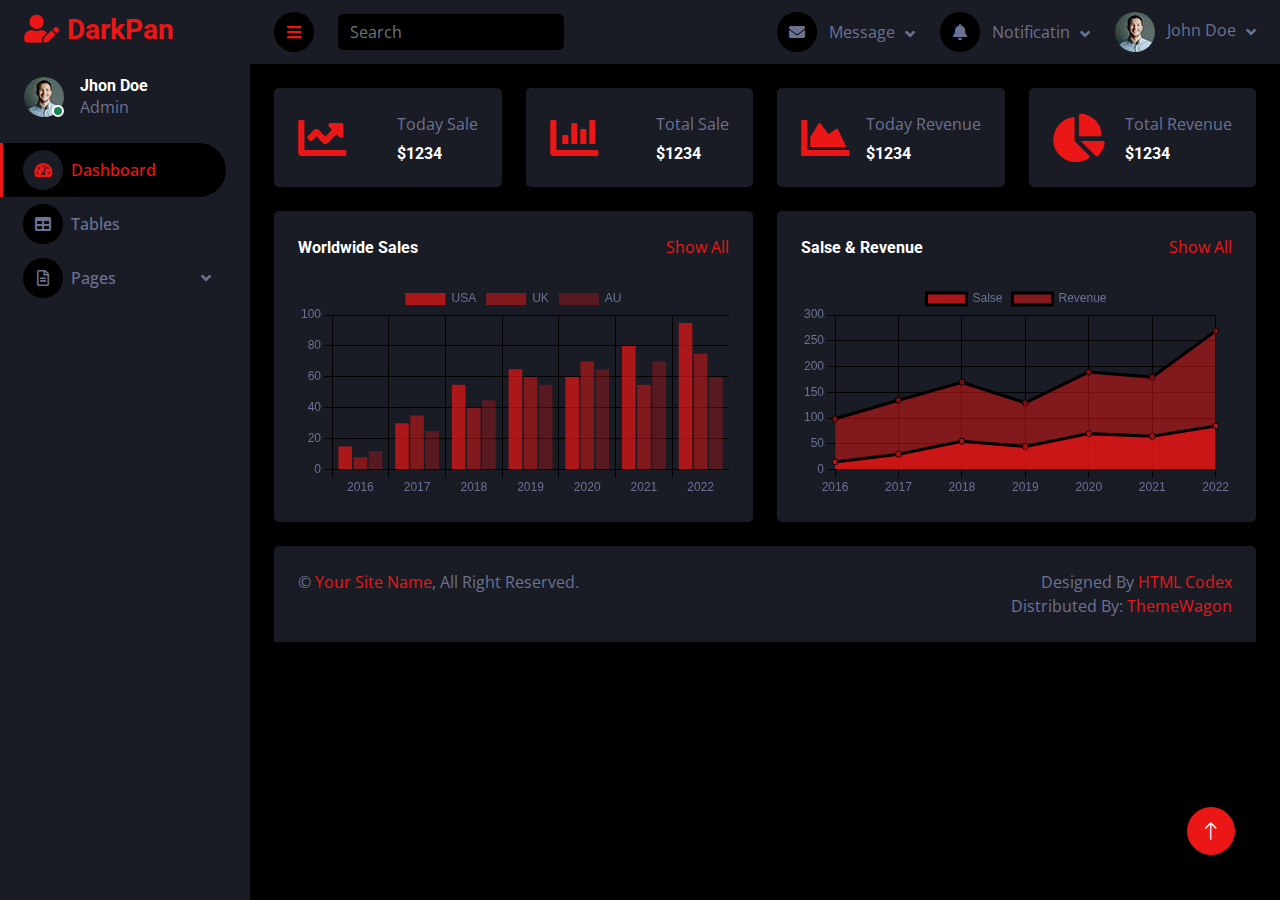
<file: admin-dashboard/index.html>
<!DOCTYPE html>
<html lang="en">

<head>
    <meta charset="utf-8">
    <title>DarkPan - Bootstrap 5 Admin Template</title>
    <meta content="width=device-width, initial-scale=1.0" name="viewport">
    <meta content="" name="keywords">
    <meta content="" name="description">

    <!-- Favicon -->
    <link href="img/favicon.ico" rel="icon">

    <!-- Google Web Fonts -->
    <link rel="preconnect" href="https://fonts.googleapis.com">
    <link rel="preconnect" href="https://fonts.gstatic.com" crossorigin>
    <link href="https://fonts.googleapis.com/css2?family=Open+Sans:wght@400;600&family=Roboto:wght@500;700&display=swap" rel="stylesheet"> 
    
    <!-- Icon Font Stylesheet -->
    <link href="https://cdnjs.cloudflare.com/ajax/libs/font-awesome/5.10.0/css/all.min.css" rel="stylesheet">
    <link href="https://cdn.jsdelivr.net/npm/bootstrap-icons@1.4.1/font/bootstrap-icons.css" rel="stylesheet">

    <!-- Libraries Stylesheet -->
    <link href="lib/owlcarousel/assets/owl.carousel.min.css" rel="stylesheet">
    <link href="lib/tempusdominus/css/tempusdominus-bootstrap-4.min.css" rel="stylesheet" />

    <!-- Customized Bootstrap Stylesheet -->
    <link href="css/bootstrap.min.css" rel="stylesheet">

    <!-- Template Stylesheet -->
    <link href="css/style.css" rel="stylesheet">
</head>

<body>
    <div class="container-fluid position-relative d-flex p-0">
        <!-- Spinner Start -->
        <div id="spinner" class="show bg-dark position-fixed translate-middle w-100 vh-100 top-50 start-50 d-flex align-items-center justify-content-center">
            <div class="spinner-border text-primary" style="width: 3rem; height: 3rem;" role="status">
                <span class="sr-only">Loading...</span>
            </div>
        </div>
        <!-- Spinner End -->


        <!-- Sidebar Start -->
        <div class="sidebar pe-4 pb-3">
            <nav class="navbar bg-secondary navbar-dark">
                <a href="index.html" class="navbar-brand mx-4 mb-3">
                    <h3 class="text-primary"><i class="fa fa-user-edit me-2"></i>DarkPan</h3>
                </a>
                <div class="d-flex align-items-center ms-4 mb-4">
                    <div class="position-relative">
                        <img class="rounded-circle" src="img/user.jpg" alt="" style="width: 40px; height: 40px;">
                        <div class="bg-success rounded-circle border border-2 border-white position-absolute end-0 bottom-0 p-1"></div>
                    </div>
                    <div class="ms-3">
                        <h6 class="mb-0">Jhon Doe</h6>
                        <span>Admin</span>
                    </div>
                </div>
                <div class="navbar-nav w-100">
                    <a href="index.html" class="nav-item nav-link active"><i class="fa fa-tachometer-alt me-2"></i>Dashboard</a>
                    <a href="table.html" class="nav-item nav-link"><i class="fa fa-table me-2"></i>Tables</a>
                    <div class="nav-item dropdown">
                        <a href="#" class="nav-link dropdown-toggle" data-bs-toggle="dropdown"><i class="far fa-file-alt me-2"></i>Pages</a>
                        <div class="dropdown-menu bg-transparent border-0">
                            <a href="signin.html" class="dropdown-item">Sign In</a>
                            <a href="signup.html" class="dropdown-item">Sign Up</a>
                            <a href="404.html" class="dropdown-item">404 Error</a>
                            <a href="blank.html" class="dropdown-item">Blank Page</a>
                        </div>
                    </div>
                </div>
            </nav>
        </div>
        <!-- Sidebar End -->


        <!-- Content Start -->
        <div class="content">
            <!-- Navbar Start -->
            <nav class="navbar navbar-expand bg-secondary navbar-dark sticky-top px-4 py-0">
                <a href="index.html" class="navbar-brand d-flex d-lg-none me-4">
                    <h2 class="text-primary mb-0"><i class="fa fa-user-edit"></i></h2>
                </a>
                <a href="#" class="sidebar-toggler flex-shrink-0">
                    <i class="fa fa-bars"></i>
                </a>
                <form class="d-none d-md-flex ms-4">
                    <input class="form-control bg-dark border-0" type="search" placeholder="Search">
                </form>
                <div class="navbar-nav align-items-center ms-auto">
                    <div class="nav-item dropdown">
                        <a href="#" class="nav-link dropdown-toggle" data-bs-toggle="dropdown">
                            <i class="fa fa-envelope me-lg-2"></i>
                            <span class="d-none d-lg-inline-flex">Message</span>
                        </a>
                        <div class="dropdown-menu dropdown-menu-end bg-secondary border-0 rounded-0 rounded-bottom m-0">
                            <a href="#" class="dropdown-item">
                                <div class="d-flex align-items-center">
                                    <img class="rounded-circle" src="img/user.jpg" alt="" style="width: 40px; height: 40px;">
                                    <div class="ms-2">
                                        <h6 class="fw-normal mb-0">Jhon send you a message</h6>
                                        <small>15 minutes ago</small>
                                    </div>
                                </div>
                            </a>
                            <hr class="dropdown-divider">
                            <a href="#" class="dropdown-item">
                                <div class="d-flex align-items-center">
                                    <img class="rounded-circle" src="img/user.jpg" alt="" style="width: 40px; height: 40px;">
                                    <div class="ms-2">
                                        <h6 class="fw-normal mb-0">Jhon send you a message</h6>
                                        <small>15 minutes ago</small>
                                    </div>
                                </div>
                            </a>
                            <hr class="dropdown-divider">
                            <a href="#" class="dropdown-item">
                                <div class="d-flex align-items-center">
                                    <img class="rounded-circle" src="img/user.jpg" alt="" style="width: 40px; height: 40px;">
                                    <div class="ms-2">
                                        <h6 class="fw-normal mb-0">Jhon send you a message</h6>
                                        <small>15 minutes ago</small>
                                    </div>
                                </div>
                            </a>
                            <hr class="dropdown-divider">
                            <a href="#" class="dropdown-item text-center">See all message</a>
                        </div>
                    </div>
                    <div class="nav-item dropdown">
                        <a href="#" class="nav-link dropdown-toggle" data-bs-toggle="dropdown">
                            <i class="fa fa-bell me-lg-2"></i>
                            <span class="d-none d-lg-inline-flex">Notificatin</span>
                        </a>
                        <div class="dropdown-menu dropdown-menu-end bg-secondary border-0 rounded-0 rounded-bottom m-0">
                            <a href="#" class="dropdown-item">
                                <h6 class="fw-normal mb-0">Profile updated</h6>
                                <small>15 minutes ago</small>
                            </a>
                            <hr class="dropdown-divider">
                            <a href="#" class="dropdown-item">
                                <h6 class="fw-normal mb-0">New user added</h6>
                                <small>15 minutes ago</small>
                            </a>
                            <hr class="dropdown-divider">
                            <a href="#" class="dropdown-item">
                                <h6 class="fw-normal mb-0">Password changed</h6>
                                <small>15 minutes ago</small>
                            </a>
                            <hr class="dropdown-divider">
                            <a href="#" class="dropdown-item text-center">See all notifications</a>
                        </div>
                    </div>
                    <div class="nav-item dropdown">
                        <a href="#" class="nav-link dropdown-toggle" data-bs-toggle="dropdown">
                            <img class="rounded-circle me-lg-2" src="img/user.jpg" alt="" style="width: 40px; height: 40px;">
                            <span class="d-none d-lg-inline-flex">John Doe</span>
                        </a>
                        <div class="dropdown-menu dropdown-menu-end bg-secondary border-0 rounded-0 rounded-bottom m-0">
                            <a href="#" class="dropdown-item">My Profile</a>
                            <a href="#" class="dropdown-item">Settings</a>
                            <a href="#" class="dropdown-item">Log Out</a>
                        </div>
                    </div>
                </div>
            </nav>
            <!-- Navbar End -->


            <!-- Sale & Revenue Start -->
            <div class="container-fluid pt-4 px-4">
                <div class="row g-4">
                    <div class="col-sm-6 col-xl-3">
                        <div class="bg-secondary rounded d-flex align-items-center justify-content-between p-4">
                            <i class="fa fa-chart-line fa-3x text-primary"></i>
                            <div class="ms-3">
                                <p class="mb-2">Today Sale</p>
                                <h6 class="mb-0">$1234</h6>
                            </div>
                        </div>
                    </div>
                    <div class="col-sm-6 col-xl-3">
                        <div class="bg-secondary rounded d-flex align-items-center justify-content-between p-4">
                            <i class="fa fa-chart-bar fa-3x text-primary"></i>
                            <div class="ms-3">
                                <p class="mb-2">Total Sale</p>
                                <h6 class="mb-0">$1234</h6>
                            </div>
                        </div>
                    </div>
                    <div class="col-sm-6 col-xl-3">
                        <div class="bg-secondary rounded d-flex align-items-center justify-content-between p-4">
                            <i class="fa fa-chart-area fa-3x text-primary"></i>
                            <div class="ms-3">
                                <p class="mb-2">Today Revenue</p>
                                <h6 class="mb-0">$1234</h6>
                            </div>
                        </div>
                    </div>
                    <div class="col-sm-6 col-xl-3">
                        <div class="bg-secondary rounded d-flex align-items-center justify-content-between p-4">
                            <i class="fa fa-chart-pie fa-3x text-primary"></i>
                            <div class="ms-3">
                                <p class="mb-2">Total Revenue</p>
                                <h6 class="mb-0">$1234</h6>
                            </div>
                        </div>
                    </div>
                </div>
            </div>
            <!-- Sale & Revenue End -->


            <!-- Sales Chart Start -->
            <div class="container-fluid pt-4 px-4">
                <div class="row g-4">
                    <div class="col-sm-12 col-xl-6">
                        <div class="bg-secondary text-center rounded p-4">
                            <div class="d-flex align-items-center justify-content-between mb-4">
                                <h6 class="mb-0">Worldwide Sales</h6>
                                <a href="">Show All</a>
                            </div>
                            <canvas id="worldwide-sales"></canvas>
                        </div>
                    </div>
                    <div class="col-sm-12 col-xl-6">
                        <div class="bg-secondary text-center rounded p-4">
                            <div class="d-flex align-items-center justify-content-between mb-4">
                                <h6 class="mb-0">Salse & Revenue</h6>
                                <a href="">Show All</a>
                            </div>
                            <canvas id="salse-revenue"></canvas>
                        </div>
                    </div>
                </div>
            </div>
            <!-- Sales Chart End -->


 


            <!-- Widgets Start -->
    
            <!-- Widgets End -->


            <!-- Footer Start -->
            <div class="container-fluid pt-4 px-4">
                <div class="bg-secondary rounded-top p-4">
                    <div class="row">
                        <div class="col-12 col-sm-6 text-center text-sm-start">
                            &copy; <a href="#">Your Site Name</a>, All Right Reserved. 
                        </div>
                        <div class="col-12 col-sm-6 text-center text-sm-end">
                            <!--/*** This template is free as long as you keep the footer author’s credit link/attribution link/backlink. If you'd like to use the template without the footer author’s credit link/attribution link/backlink, you can purchase the Credit Removal License from "https://htmlcodex.com/credit-removal". Thank you for your support. ***/-->
                            Designed By <a href="https://htmlcodex.com">HTML Codex</a>
                            <br>Distributed By: <a href="https://themewagon.com" target="_blank">ThemeWagon</a>
                        </div>
                    </div>
                </div>
            </div>
            <!-- Footer End -->
        </div>
        <!-- Content End -->


        <!-- Back to Top -->
        <a href="#" class="btn btn-lg btn-primary btn-lg-square back-to-top"><i class="bi bi-arrow-up"></i></a>
    </div>

    <!-- JavaScript Libraries -->
    <script src="https://code.jquery.com/jquery-3.4.1.min.js"></script>
    <script src="https://cdn.jsdelivr.net/npm/bootstrap@5.0.0/dist/js/bootstrap.bundle.min.js"></script>
    <script src="lib/chart/chart.min.js"></script>
    <script src="lib/easing/easing.min.js"></script>
    <script src="lib/waypoints/waypoints.min.js"></script>
    <script src="lib/owlcarousel/owl.carousel.min.js"></script>
    <script src="lib/tempusdominus/js/moment.min.js"></script>
    <script src="lib/tempusdominus/js/moment-timezone.min.js"></script>
    <script src="lib/tempusdominus/js/tempusdominus-bootstrap-4.min.js"></script>

    <!-- Template Javascript -->
    <script src="js/main.js"></script>
</body>

</html>
</file>
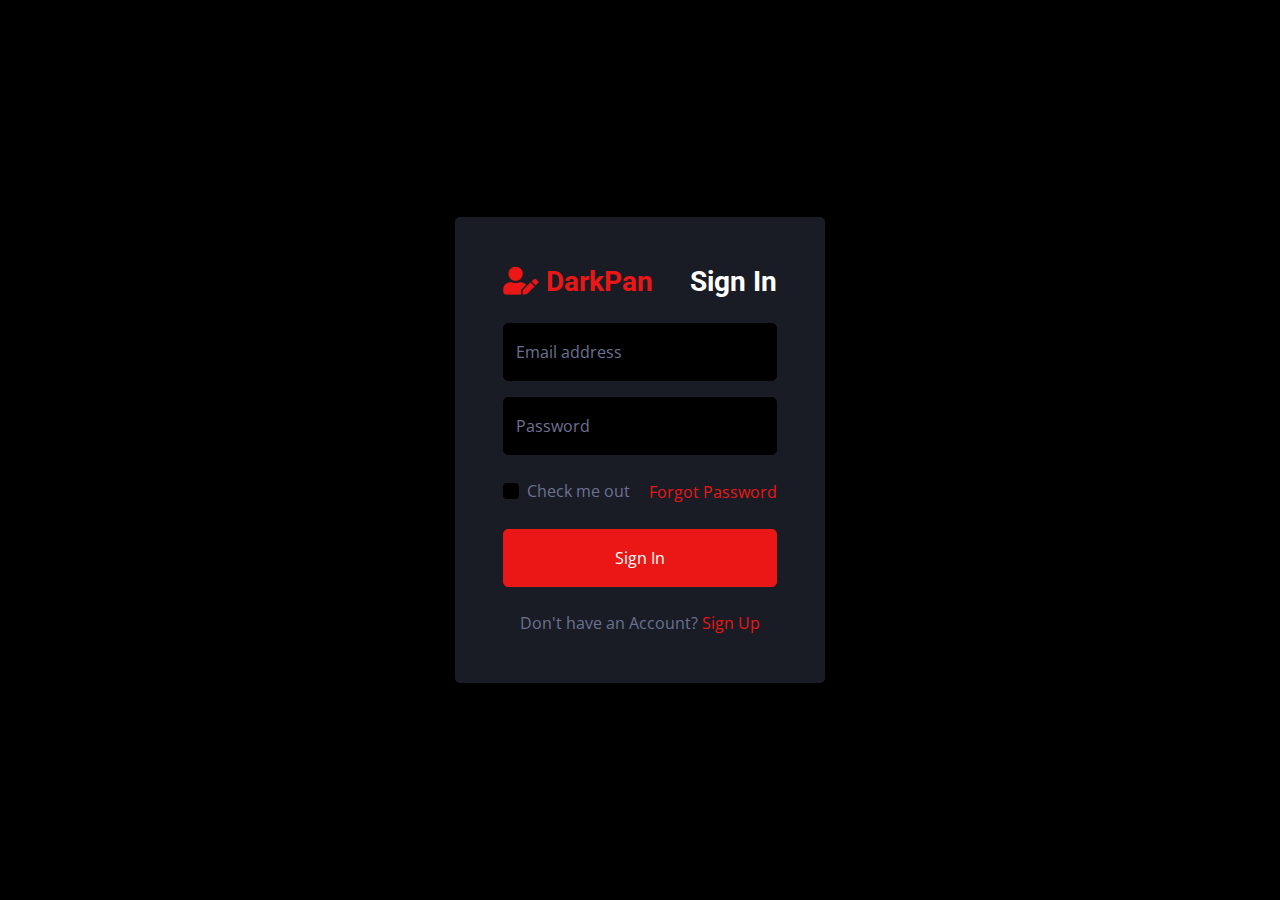
<file: admin-dashboard/signin.html>
<!DOCTYPE html>
<html lang="en">

<head>
    <meta charset="utf-8">
    <title>DarkPan - Bootstrap 5 Admin Template</title>
    <meta content="width=device-width, initial-scale=1.0" name="viewport">
    <meta content="" name="keywords">
    <meta content="" name="description">

    <!-- Favicon -->
    <link href="img/favicon.ico" rel="icon">

    <!-- Google Web Fonts -->
    <link rel="preconnect" href="https://fonts.googleapis.com">
    <link rel="preconnect" href="https://fonts.gstatic.com" crossorigin>
    <link href="https://fonts.googleapis.com/css2?family=Open+Sans:wght@400;600&family=Roboto:wght@500;700&display=swap" rel="stylesheet"> 
    
    <!-- Icon Font Stylesheet -->
    <link href="https://cdnjs.cloudflare.com/ajax/libs/font-awesome/5.10.0/css/all.min.css" rel="stylesheet">
    <link href="https://cdn.jsdelivr.net/npm/bootstrap-icons@1.4.1/font/bootstrap-icons.css" rel="stylesheet">

    <!-- Libraries Stylesheet -->
    <link href="lib/owlcarousel/assets/owl.carousel.min.css" rel="stylesheet">
    <link href="lib/tempusdominus/css/tempusdominus-bootstrap-4.min.css" rel="stylesheet" />

    <!-- Customized Bootstrap Stylesheet -->
    <link href="css/bootstrap.min.css" rel="stylesheet">

    <!-- Template Stylesheet -->
    <link href="css/style.css" rel="stylesheet">
</head>

<body>
    <div class="container-fluid position-relative d-flex p-0">
        <!-- Spinner Start -->
        <div id="spinner" class="show bg-dark position-fixed translate-middle w-100 vh-100 top-50 start-50 d-flex align-items-center justify-content-center">
            <div class="spinner-border text-primary" style="width: 3rem; height: 3rem;" role="status">
                <span class="sr-only">Loading...</span>
            </div>
        </div>
        <!-- Spinner End -->


        <!-- Sign In Start -->
        <div class="container-fluid">
            <div class="row h-100 align-items-center justify-content-center" style="min-height: 100vh;">
                <div class="col-12 col-sm-8 col-md-6 col-lg-5 col-xl-4">
                    <div class="bg-secondary rounded p-4 p-sm-5 my-4 mx-3">
                        <div class="d-flex align-items-center justify-content-between mb-3">
                            <a href="index.html" class="">
                                <h3 class="text-primary"><i class="fa fa-user-edit me-2"></i>DarkPan</h3>
                            </a>
                            <h3>Sign In</h3>
                        </div>
                        <div class="form-floating mb-3">
                            <input type="email" class="form-control" id="floatingInput" placeholder="name@example.com">
                            <label for="floatingInput">Email address</label>
                        </div>
                        <div class="form-floating mb-4">
                            <input type="password" class="form-control" id="floatingPassword" placeholder="Password">
                            <label for="floatingPassword">Password</label>
                        </div>
                        <div class="d-flex align-items-center justify-content-between mb-4">
                            <div class="form-check">
                                <input type="checkbox" class="form-check-input" id="exampleCheck1">
                                <label class="form-check-label" for="exampleCheck1">Check me out</label>
                            </div>
                            <a href="">Forgot Password</a>
                        </div>
                        <button type="submit" class="btn btn-primary py-3 w-100 mb-4">Sign In</button>
                        <p class="text-center mb-0">Don't have an Account? <a href="">Sign Up</a></p>
                    </div>
                </div>
            </div>
        </div>
        <!-- Sign In End -->
    </div>

    <!-- JavaScript Libraries -->
    <script src="https://code.jquery.com/jquery-3.4.1.min.js"></script>
    <script src="https://cdn.jsdelivr.net/npm/bootstrap@5.0.0/dist/js/bootstrap.bundle.min.js"></script>
    <script src="lib/chart/chart.min.js"></script>
    <script src="lib/easing/easing.min.js"></script>
    <script src="lib/waypoints/waypoints.min.js"></script>
    <script src="lib/owlcarousel/owl.carousel.min.js"></script>
    <script src="lib/tempusdominus/js/moment.min.js"></script>
    <script src="lib/tempusdominus/js/moment-timezone.min.js"></script>
    <script src="lib/tempusdominus/js/tempusdominus-bootstrap-4.min.js"></script>

    <!-- Template Javascript -->
    <script src="js/main.js"></script>
</body>

</html>
</file>
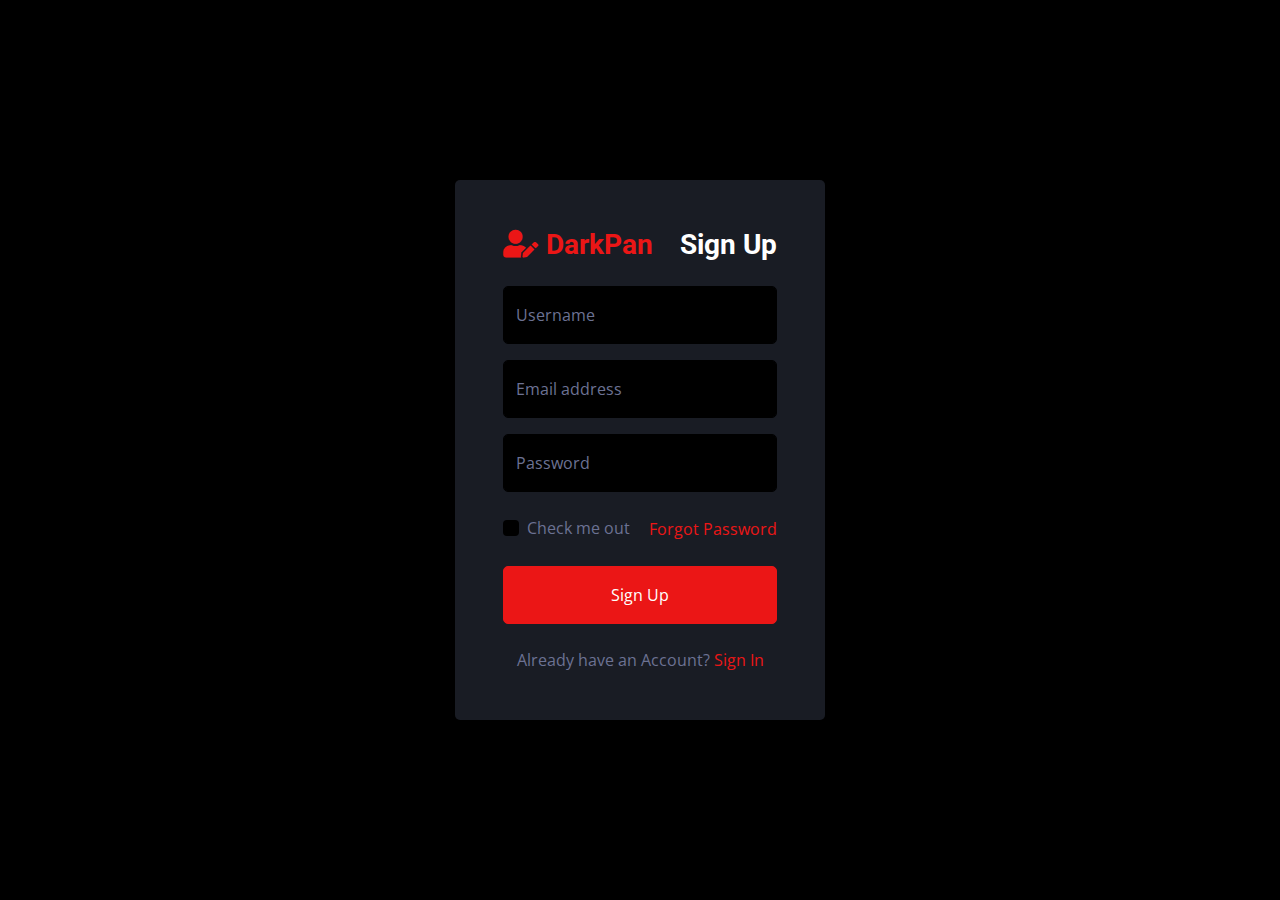
<file: admin-dashboard/signup.html>
<!DOCTYPE html>
<html lang="en">

<head>
    <meta charset="utf-8">
    <title>DarkPan - Bootstrap 5 Admin Template</title>
    <meta content="width=device-width, initial-scale=1.0" name="viewport">
    <meta content="" name="keywords">
    <meta content="" name="description">

    <!-- Favicon -->
    <link href="img/favicon.ico" rel="icon">

    <!-- Google Web Fonts -->
    <link rel="preconnect" href="https://fonts.googleapis.com">
    <link rel="preconnect" href="https://fonts.gstatic.com" crossorigin>
    <link href="https://fonts.googleapis.com/css2?family=Open+Sans:wght@400;600&family=Roboto:wght@500;700&display=swap" rel="stylesheet"> 
    
    <!-- Icon Font Stylesheet -->
    <link href="https://cdnjs.cloudflare.com/ajax/libs/font-awesome/5.10.0/css/all.min.css" rel="stylesheet">
    <link href="https://cdn.jsdelivr.net/npm/bootstrap-icons@1.4.1/font/bootstrap-icons.css" rel="stylesheet">

    <!-- Libraries Stylesheet -->
    <link href="lib/owlcarousel/assets/owl.carousel.min.css" rel="stylesheet">
    <link href="lib/tempusdominus/css/tempusdominus-bootstrap-4.min.css" rel="stylesheet" />

    <!-- Customized Bootstrap Stylesheet -->
    <link href="css/bootstrap.min.css" rel="stylesheet">

    <!-- Template Stylesheet -->
    <link href="css/style.css" rel="stylesheet">
</head>

<body>
    <div class="container-fluid position-relative d-flex p-0">
        <!-- Spinner Start -->
        <div id="spinner" class="show bg-dark position-fixed translate-middle w-100 vh-100 top-50 start-50 d-flex align-items-center justify-content-center">
            <div class="spinner-border text-primary" style="width: 3rem; height: 3rem;" role="status">
                <span class="sr-only">Loading...</span>
            </div>
        </div>
        <!-- Spinner End -->


        <!-- Sign Up Start -->
        <div class="container-fluid">
            <div class="row h-100 align-items-center justify-content-center" style="min-height: 100vh;">
                <div class="col-12 col-sm-8 col-md-6 col-lg-5 col-xl-4">
                    <div class="bg-secondary rounded p-4 p-sm-5 my-4 mx-3">
                        <div class="d-flex align-items-center justify-content-between mb-3">
                            <a href="index.html" class="">
                                <h3 class="text-primary"><i class="fa fa-user-edit me-2"></i>DarkPan</h3>
                            </a>
                            <h3>Sign Up</h3>
                        </div>
                        <div class="form-floating mb-3">
                            <input type="text" class="form-control" id="floatingText" placeholder="jhondoe">
                            <label for="floatingText">Username</label>
                        </div>
                        <div class="form-floating mb-3">
                            <input type="email" class="form-control" id="floatingInput" placeholder="name@example.com">
                            <label for="floatingInput">Email address</label>
                        </div>
                        <div class="form-floating mb-4">
                            <input type="password" class="form-control" id="floatingPassword" placeholder="Password">
                            <label for="floatingPassword">Password</label>
                        </div>
                        <div class="d-flex align-items-center justify-content-between mb-4">
                            <div class="form-check">
                                <input type="checkbox" class="form-check-input" id="exampleCheck1">
                                <label class="form-check-label" for="exampleCheck1">Check me out</label>
                            </div>
                            <a href="">Forgot Password</a>
                        </div>
                        <button type="submit" class="btn btn-primary py-3 w-100 mb-4">Sign Up</button>
                        <p class="text-center mb-0">Already have an Account? <a href="">Sign In</a></p>
                    </div>
                </div>
            </div>
        </div>
        <!-- Sign Up End -->
    </div>

    <!-- JavaScript Libraries -->
    <script src="https://code.jquery.com/jquery-3.4.1.min.js"></script>
    <script src="https://cdn.jsdelivr.net/npm/bootstrap@5.0.0/dist/js/bootstrap.bundle.min.js"></script>
    <script src="lib/chart/chart.min.js"></script>
    <script src="lib/easing/easing.min.js"></script>
    <script src="lib/waypoints/waypoints.min.js"></script>
    <script src="lib/owlcarousel/owl.carousel.min.js"></script>
    <script src="lib/tempusdominus/js/moment.min.js"></script>
    <script src="lib/tempusdominus/js/moment-timezone.min.js"></script>
    <script src="lib/tempusdominus/js/tempusdominus-bootstrap-4.min.js"></script>

    <!-- Template Javascript -->
    <script src="js/main.js"></script>
</body>

</html>
</file>
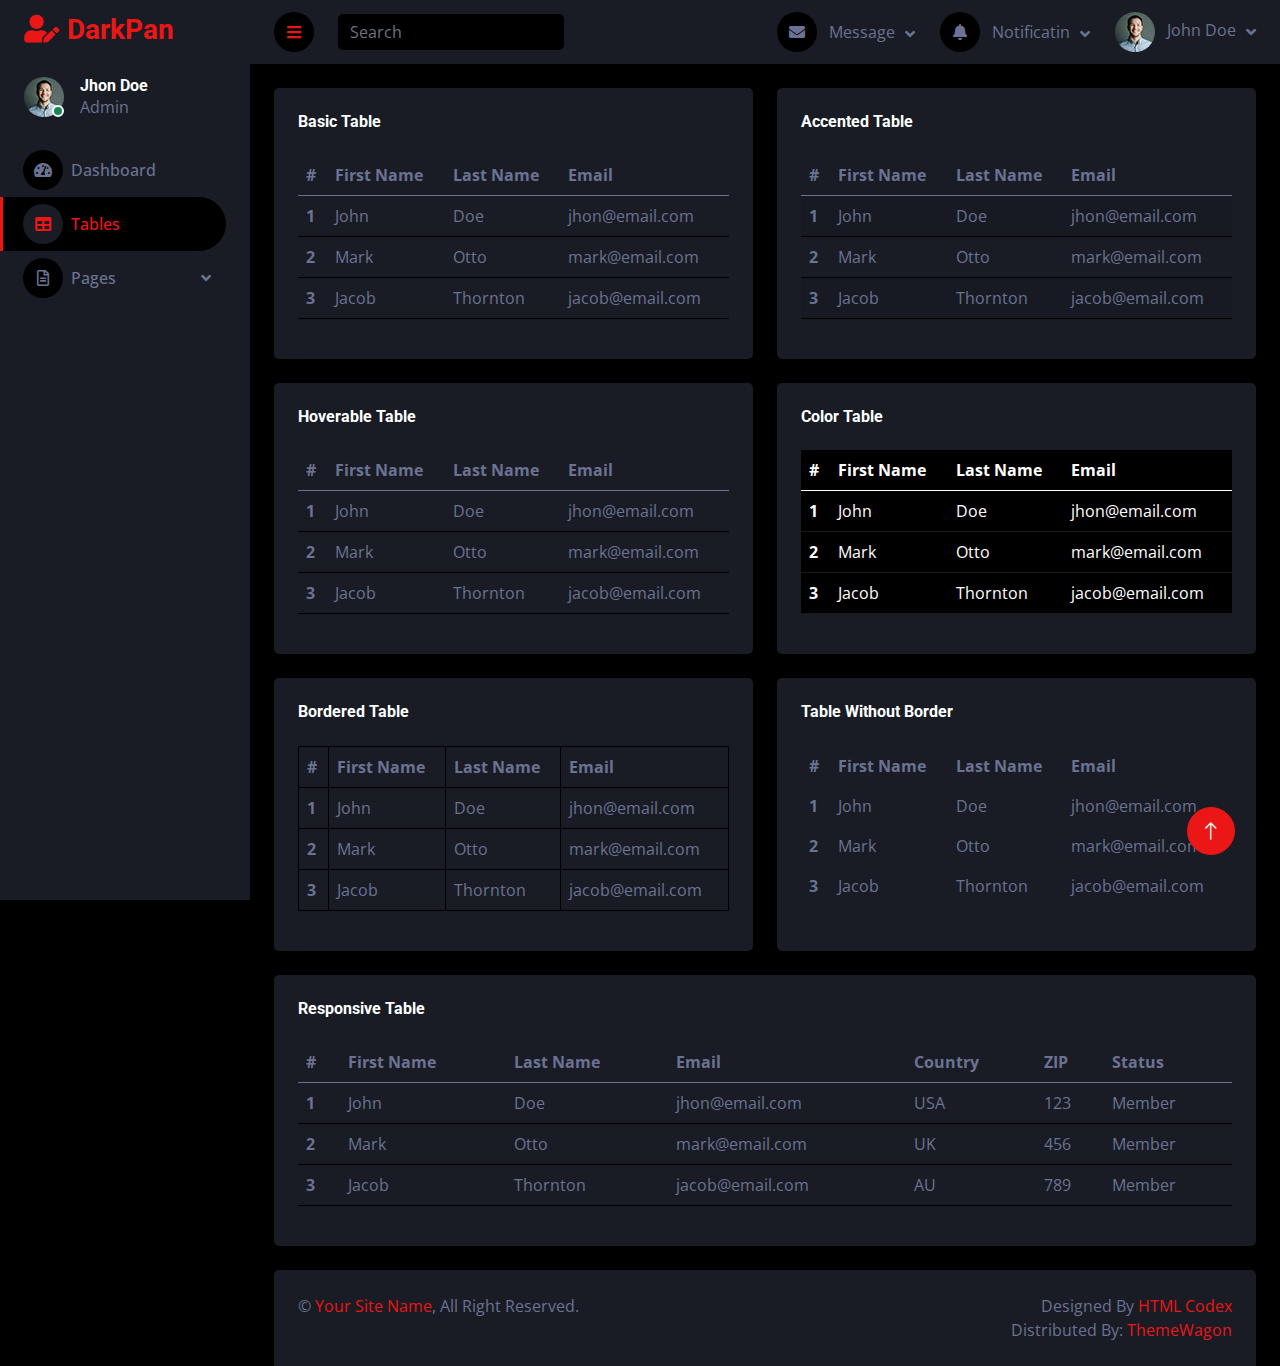
<file: admin-dashboard/table.html>
<!DOCTYPE html>
<html lang="en">

<head>
    <meta charset="utf-8">
    <title>DarkPan - Bootstrap 5 Admin Template</title>
    <meta content="width=device-width, initial-scale=1.0" name="viewport">
    <meta content="" name="keywords">
    <meta content="" name="description">

    <!-- Favicon -->
    <link href="img/favicon.ico" rel="icon">

    <!-- Google Web Fonts -->
    <link rel="preconnect" href="https://fonts.googleapis.com">
    <link rel="preconnect" href="https://fonts.gstatic.com" crossorigin>
    <link href="https://fonts.googleapis.com/css2?family=Open+Sans:wght@400;600&family=Roboto:wght@500;700&display=swap" rel="stylesheet"> 
    
    <!-- Icon Font Stylesheet -->
    <link href="https://cdnjs.cloudflare.com/ajax/libs/font-awesome/5.10.0/css/all.min.css" rel="stylesheet">
    <link href="https://cdn.jsdelivr.net/npm/bootstrap-icons@1.4.1/font/bootstrap-icons.css" rel="stylesheet">

    <!-- Libraries Stylesheet -->
    <link href="lib/owlcarousel/assets/owl.carousel.min.css" rel="stylesheet">
    <link href="lib/tempusdominus/css/tempusdominus-bootstrap-4.min.css" rel="stylesheet" />

    <!-- Customized Bootstrap Stylesheet -->
    <link href="css/bootstrap.min.css" rel="stylesheet">

    <!-- Template Stylesheet -->
    <link href="css/style.css" rel="stylesheet">
</head>

<body>
    <div class="container-fluid position-relative d-flex p-0">
        <!-- Spinner Start -->
        <div id="spinner" class="show bg-dark position-fixed translate-middle w-100 vh-100 top-50 start-50 d-flex align-items-center justify-content-center">
            <div class="spinner-border text-primary" style="width: 3rem; height: 3rem;" role="status">
                <span class="sr-only">Loading...</span>
            </div>
        </div>
        <!-- Spinner End -->


        <!-- Sidebar Start -->
        <div class="sidebar pe-4 pb-3">
            <nav class="navbar bg-secondary navbar-dark">
                <a href="index.html" class="navbar-brand mx-4 mb-3">
                    <h3 class="text-primary"><i class="fa fa-user-edit me-2"></i>DarkPan</h3>
                </a>
                <div class="d-flex align-items-center ms-4 mb-4">
                    <div class="position-relative">
                        <img class="rounded-circle" src="img/user.jpg" alt="" style="width: 40px; height: 40px;">
                        <div class="bg-success rounded-circle border border-2 border-white position-absolute end-0 bottom-0 p-1"></div>
                    </div>
                    <div class="ms-3">
                        <h6 class="mb-0">Jhon Doe</h6>
                        <span>Admin</span>
                    </div>
                </div>
                <div class="navbar-nav w-100">
                    <a href="index.html" class="nav-item nav-link"><i class="fa fa-tachometer-alt me-2"></i>Dashboard</a>
                    <a href="table.html" class="nav-item nav-link active"><i class="fa fa-table me-2"></i>Tables</a>
                    <div class="nav-item dropdown">
                        <a href="#" class="nav-link dropdown-toggle" data-bs-toggle="dropdown"><i class="far fa-file-alt me-2"></i>Pages</a>
                        <div class="dropdown-menu bg-transparent border-0">
                            <a href="signin.html" class="dropdown-item">Sign In</a>
                            <a href="signup.html" class="dropdown-item">Sign Up</a>
                            <a href="404.html" class="dropdown-item">404 Error</a>
                            <a href="blank.html" class="dropdown-item">Blank Page</a>
                        </div>
                    </div>
                </div>
            </nav>
        </div>
        <!-- Sidebar End -->


        <!-- Content Start -->
        <div class="content">
            <!-- Navbar Start -->
            <nav class="navbar navbar-expand bg-secondary navbar-dark sticky-top px-4 py-0">
                <a href="index.html" class="navbar-brand d-flex d-lg-none me-4">
                    <h2 class="text-primary mb-0"><i class="fa fa-user-edit"></i></h2>
                </a>
                <a href="#" class="sidebar-toggler flex-shrink-0">
                    <i class="fa fa-bars"></i>
                </a>
                <form class="d-none d-md-flex ms-4">
                    <input class="form-control bg-dark border-0" type="search" placeholder="Search">
                </form>
                <div class="navbar-nav align-items-center ms-auto">
                    <div class="nav-item dropdown">
                        <a href="#" class="nav-link dropdown-toggle" data-bs-toggle="dropdown">
                            <i class="fa fa-envelope me-lg-2"></i>
                            <span class="d-none d-lg-inline-flex">Message</span>
                        </a>
                        <div class="dropdown-menu dropdown-menu-end bg-secondary border-0 rounded-0 rounded-bottom m-0">
                            <a href="#" class="dropdown-item">
                                <div class="d-flex align-items-center">
                                    <img class="rounded-circle" src="img/user.jpg" alt="" style="width: 40px; height: 40px;">
                                    <div class="ms-2">
                                        <h6 class="fw-normal mb-0">Jhon send you a message</h6>
                                        <small>15 minutes ago</small>
                                    </div>
                                </div>
                            </a>
                            <hr class="dropdown-divider">
                            <a href="#" class="dropdown-item">
                                <div class="d-flex align-items-center">
                                    <img class="rounded-circle" src="img/user.jpg" alt="" style="width: 40px; height: 40px;">
                                    <div class="ms-2">
                                        <h6 class="fw-normal mb-0">Jhon send you a message</h6>
                                        <small>15 minutes ago</small>
                                    </div>
                                </div>
                            </a>
                            <hr class="dropdown-divider">
                            <a href="#" class="dropdown-item">
                                <div class="d-flex align-items-center">
                                    <img class="rounded-circle" src="img/user.jpg" alt="" style="width: 40px; height: 40px;">
                                    <div class="ms-2">
                                        <h6 class="fw-normal mb-0">Jhon send you a message</h6>
                                        <small>15 minutes ago</small>
                                    </div>
                                </div>
                            </a>
                            <hr class="dropdown-divider">
                            <a href="#" class="dropdown-item text-center">See all message</a>
                        </div>
                    </div>
                    <div class="nav-item dropdown">
                        <a href="#" class="nav-link dropdown-toggle" data-bs-toggle="dropdown">
                            <i class="fa fa-bell me-lg-2"></i>
                            <span class="d-none d-lg-inline-flex">Notificatin</span>
                        </a>
                        <div class="dropdown-menu dropdown-menu-end bg-secondary border-0 rounded-0 rounded-bottom m-0">
                            <a href="#" class="dropdown-item">
                                <h6 class="fw-normal mb-0">Profile updated</h6>
                                <small>15 minutes ago</small>
                            </a>
                            <hr class="dropdown-divider">
                            <a href="#" class="dropdown-item">
                                <h6 class="fw-normal mb-0">New user added</h6>
                                <small>15 minutes ago</small>
                            </a>
                            <hr class="dropdown-divider">
                            <a href="#" class="dropdown-item">
                                <h6 class="fw-normal mb-0">Password changed</h6>
                                <small>15 minutes ago</small>
                            </a>
                            <hr class="dropdown-divider">
                            <a href="#" class="dropdown-item text-center">See all notifications</a>
                        </div>
                    </div>
                    <div class="nav-item dropdown">
                        <a href="#" class="nav-link dropdown-toggle" data-bs-toggle="dropdown">
                            <img class="rounded-circle me-lg-2" src="img/user.jpg" alt="" style="width: 40px; height: 40px;">
                            <span class="d-none d-lg-inline-flex">John Doe</span>
                        </a>
                        <div class="dropdown-menu dropdown-menu-end bg-secondary border-0 rounded-0 rounded-bottom m-0">
                            <a href="#" class="dropdown-item">My Profile</a>
                            <a href="#" class="dropdown-item">Settings</a>
                            <a href="#" class="dropdown-item">Log Out</a>
                        </div>
                    </div>
                </div>
            </nav>
            <!-- Navbar End -->


            <!-- Table Start -->
            <div class="container-fluid pt-4 px-4">
                <div class="row g-4">
                    <div class="col-sm-12 col-xl-6">
                        <div class="bg-secondary rounded h-100 p-4">
                            <h6 class="mb-4">Basic Table</h6>
                            <table class="table">
                                <thead>
                                    <tr>
                                        <th scope="col">#</th>
                                        <th scope="col">First Name</th>
                                        <th scope="col">Last Name</th>
                                        <th scope="col">Email</th>
                                    </tr>
                                </thead>
                                <tbody>
                                    <tr>
                                        <th scope="row">1</th>
                                        <td>John</td>
                                        <td>Doe</td>
                                        <td>jhon@email.com</td>
                                    </tr>
                                    <tr>
                                        <th scope="row">2</th>
                                        <td>Mark</td>
                                        <td>Otto</td>
                                        <td>mark@email.com</td>
                                    </tr>
                                    <tr>
                                        <th scope="row">3</th>
                                        <td>Jacob</td>
                                        <td>Thornton</td>
                                        <td>jacob@email.com</td>
                                    </tr>
                                </tbody>
                            </table>
                        </div>
                    </div>
                    <div class="col-sm-12 col-xl-6">
                        <div class="bg-secondary rounded h-100 p-4">
                            <h6 class="mb-4">Accented Table</h6>
                            <table class="table table-striped">
                                <thead>
                                    <tr>
                                        <th scope="col">#</th>
                                        <th scope="col">First Name</th>
                                        <th scope="col">Last Name</th>
                                        <th scope="col">Email</th>
                                    </tr>
                                </thead>
                                <tbody>
                                    <tr>
                                        <th scope="row">1</th>
                                        <td>John</td>
                                        <td>Doe</td>
                                        <td>jhon@email.com</td>
                                    </tr>
                                    <tr>
                                        <th scope="row">2</th>
                                        <td>Mark</td>
                                        <td>Otto</td>
                                        <td>mark@email.com</td>
                                    </tr>
                                    <tr>
                                        <th scope="row">3</th>
                                        <td>Jacob</td>
                                        <td>Thornton</td>
                                        <td>jacob@email.com</td>
                                    </tr>
                                </tbody>
                            </table>
                        </div>
                    </div>
                    <div class="col-sm-12 col-xl-6">
                        <div class="bg-secondary rounded h-100 p-4">
                            <h6 class="mb-4">Hoverable Table</h6>
                            <table class="table table-hover">
                                <thead>
                                    <tr>
                                        <th scope="col">#</th>
                                        <th scope="col">First Name</th>
                                        <th scope="col">Last Name</th>
                                        <th scope="col">Email</th>
                                    </tr>
                                </thead>
                                <tbody>
                                    <tr>
                                        <th scope="row">1</th>
                                        <td>John</td>
                                        <td>Doe</td>
                                        <td>jhon@email.com</td>
                                    </tr>
                                    <tr>
                                        <th scope="row">2</th>
                                        <td>Mark</td>
                                        <td>Otto</td>
                                        <td>mark@email.com</td>
                                    </tr>
                                    <tr>
                                        <th scope="row">3</th>
                                        <td>Jacob</td>
                                        <td>Thornton</td>
                                        <td>jacob@email.com</td>
                                    </tr>
                                </tbody>
                            </table>
                        </div>
                    </div>
                    <div class="col-sm-12 col-xl-6">
                        <div class="bg-secondary rounded h-100 p-4">
                            <h6 class="mb-4">Color Table</h6>
                            <table class="table table-dark">
                                <thead>
                                    <tr>
                                        <th scope="col">#</th>
                                        <th scope="col">First Name</th>
                                        <th scope="col">Last Name</th>
                                        <th scope="col">Email</th>
                                    </tr>
                                </thead>
                                <tbody>
                                    <tr>
                                        <th scope="row">1</th>
                                        <td>John</td>
                                        <td>Doe</td>
                                        <td>jhon@email.com</td>
                                    </tr>
                                    <tr>
                                        <th scope="row">2</th>
                                        <td>Mark</td>
                                        <td>Otto</td>
                                        <td>mark@email.com</td>
                                    </tr>
                                    <tr>
                                        <th scope="row">3</th>
                                        <td>Jacob</td>
                                        <td>Thornton</td>
                                        <td>jacob@email.com</td>
                                    </tr>
                                </tbody>
                            </table>
                        </div>
                    </div>
                    <div class="col-sm-12 col-xl-6">
                        <div class="bg-secondary rounded h-100 p-4">
                            <h6 class="mb-4">Bordered Table</h6>
                            <table class="table table-bordered">
                                <thead>
                                    <tr>
                                        <th scope="col">#</th>
                                        <th scope="col">First Name</th>
                                        <th scope="col">Last Name</th>
                                        <th scope="col">Email</th>
                                    </tr>
                                </thead>
                                <tbody>
                                    <tr>
                                        <th scope="row">1</th>
                                        <td>John</td>
                                        <td>Doe</td>
                                        <td>jhon@email.com</td>
                                    </tr>
                                    <tr>
                                        <th scope="row">2</th>
                                        <td>Mark</td>
                                        <td>Otto</td>
                                        <td>mark@email.com</td>
                                    </tr>
                                    <tr>
                                        <th scope="row">3</th>
                                        <td>Jacob</td>
                                        <td>Thornton</td>
                                        <td>jacob@email.com</td>
                                    </tr>
                                </tbody>
                            </table>
                        </div>
                    </div>
                    <div class="col-sm-12 col-xl-6">
                        <div class="bg-secondary rounded h-100 p-4">
                            <h6 class="mb-4">Table Without Border</h6>
                            <table class="table table-borderless">
                                <thead>
                                    <tr>
                                        <th scope="col">#</th>
                                        <th scope="col">First Name</th>
                                        <th scope="col">Last Name</th>
                                        <th scope="col">Email</th>
                                    </tr>
                                </thead>
                                <tbody>
                                    <tr>
                                        <th scope="row">1</th>
                                        <td>John</td>
                                        <td>Doe</td>
                                        <td>jhon@email.com</td>
                                    </tr>
                                    <tr>
                                        <th scope="row">2</th>
                                        <td>Mark</td>
                                        <td>Otto</td>
                                        <td>mark@email.com</td>
                                    </tr>
                                    <tr>
                                        <th scope="row">3</th>
                                        <td>Jacob</td>
                                        <td>Thornton</td>
                                        <td>jacob@email.com</td>
                                    </tr>
                                </tbody>
                            </table>
                        </div>
                    </div>
                    <div class="col-12">
                        <div class="bg-secondary rounded h-100 p-4">
                            <h6 class="mb-4">Responsive Table</h6>
                            <div class="table-responsive">
                                <table class="table">
                                    <thead>
                                        <tr>
                                            <th scope="col">#</th>
                                            <th scope="col">First Name</th>
                                            <th scope="col">Last Name</th>
                                            <th scope="col">Email</th>
                                            <th scope="col">Country</th>
                                            <th scope="col">ZIP</th>
                                            <th scope="col">Status</th>
                                        </tr>
                                    </thead>
                                    <tbody>
                                        <tr>
                                            <th scope="row">1</th>
                                            <td>John</td>
                                            <td>Doe</td>
                                            <td>jhon@email.com</td>
                                            <td>USA</td>
                                            <td>123</td>
                                            <td>Member</td>
                                        </tr>
                                        <tr>
                                            <th scope="row">2</th>
                                            <td>Mark</td>
                                            <td>Otto</td>
                                            <td>mark@email.com</td>
                                            <td>UK</td>
                                            <td>456</td>
                                            <td>Member</td>
                                        </tr>
                                        <tr>
                                            <th scope="row">3</th>
                                            <td>Jacob</td>
                                            <td>Thornton</td>
                                            <td>jacob@email.com</td>
                                            <td>AU</td>
                                            <td>789</td>
                                            <td>Member</td>
                                        </tr>
                                    </tbody>
                                </table>
                            </div>
                        </div>
                    </div>
                </div>
            </div>
            <!-- Table End -->


            <!-- Footer Start -->
            <div class="container-fluid pt-4 px-4">
                <div class="bg-secondary rounded-top p-4">
                    <div class="row">
                        <div class="col-12 col-sm-6 text-center text-sm-start">
                            &copy; <a href="#">Your Site Name</a>, All Right Reserved. 
                        </div>
                        <div class="col-12 col-sm-6 text-center text-sm-end">
                            <!--/*** This template is free as long as you keep the footer author’s credit link/attribution link/backlink. If you'd like to use the template without the footer author’s credit link/attribution link/backlink, you can purchase the Credit Removal License from "https://htmlcodex.com/credit-removal". Thank you for your support. ***/-->
                            Designed By <a href="https://htmlcodex.com">HTML Codex</a>
                            <br>Distributed By: <a href="https://themewagon.com" target="_blank">ThemeWagon</a>
                        </div>
                    </div>
                </div>
            </div>
            <!-- Footer End -->
        </div>
        <!-- Content End -->


        <!-- Back to Top -->
        <a href="#" class="btn btn-lg btn-primary btn-lg-square back-to-top"><i class="bi bi-arrow-up"></i></a>
    </div>

    <!-- JavaScript Libraries -->
    <script src="https://code.jquery.com/jquery-3.4.1.min.js"></script>
    <script src="https://cdn.jsdelivr.net/npm/bootstrap@5.0.0/dist/js/bootstrap.bundle.min.js"></script>
    <script src="lib/chart/chart.min.js"></script>
    <script src="lib/easing/easing.min.js"></script>
    <script src="lib/waypoints/waypoints.min.js"></script>
    <script src="lib/owlcarousel/owl.carousel.min.js"></script>
    <script src="lib/tempusdominus/js/moment.min.js"></script>
    <script src="lib/tempusdominus/js/moment-timezone.min.js"></script>
    <script src="lib/tempusdominus/js/tempusdominus-bootstrap-4.min.js"></script>

    <!-- Template Javascript -->
    <script src="js/main.js"></script>
</body>

</html>
</file>
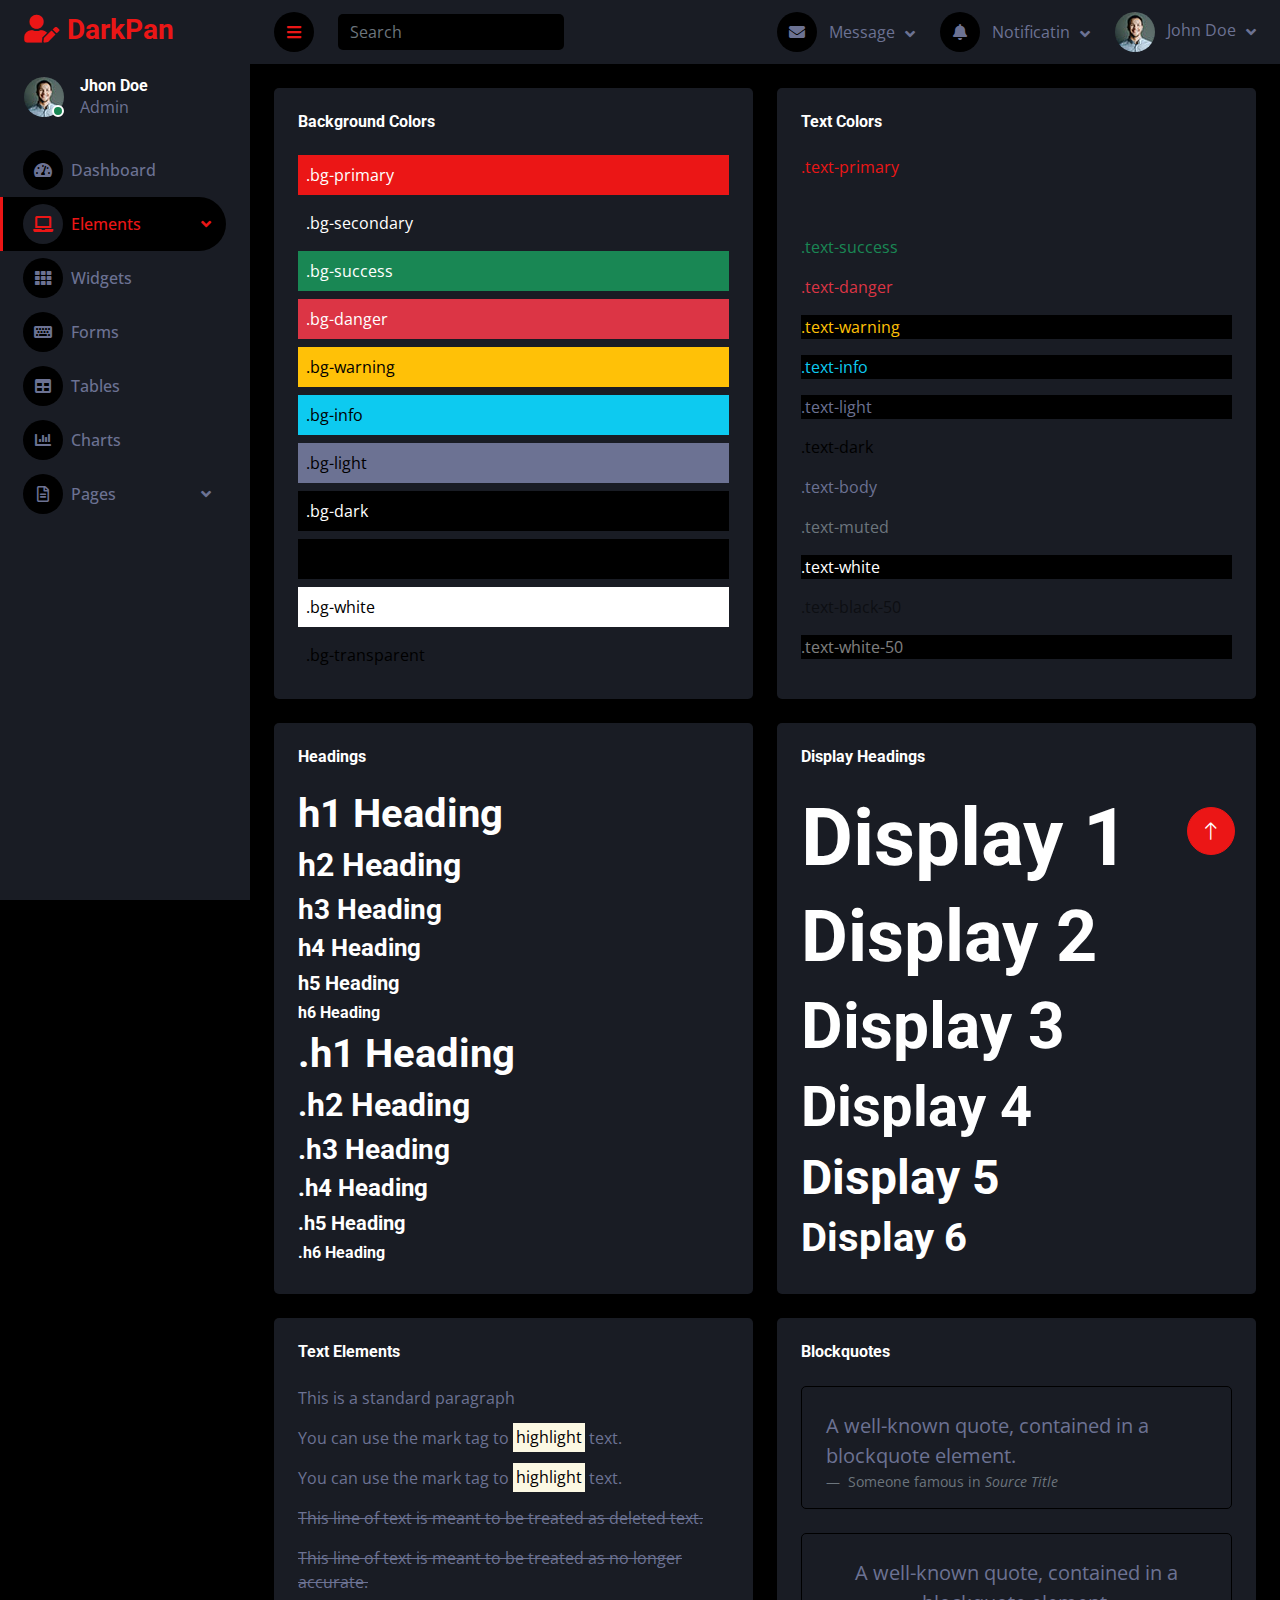
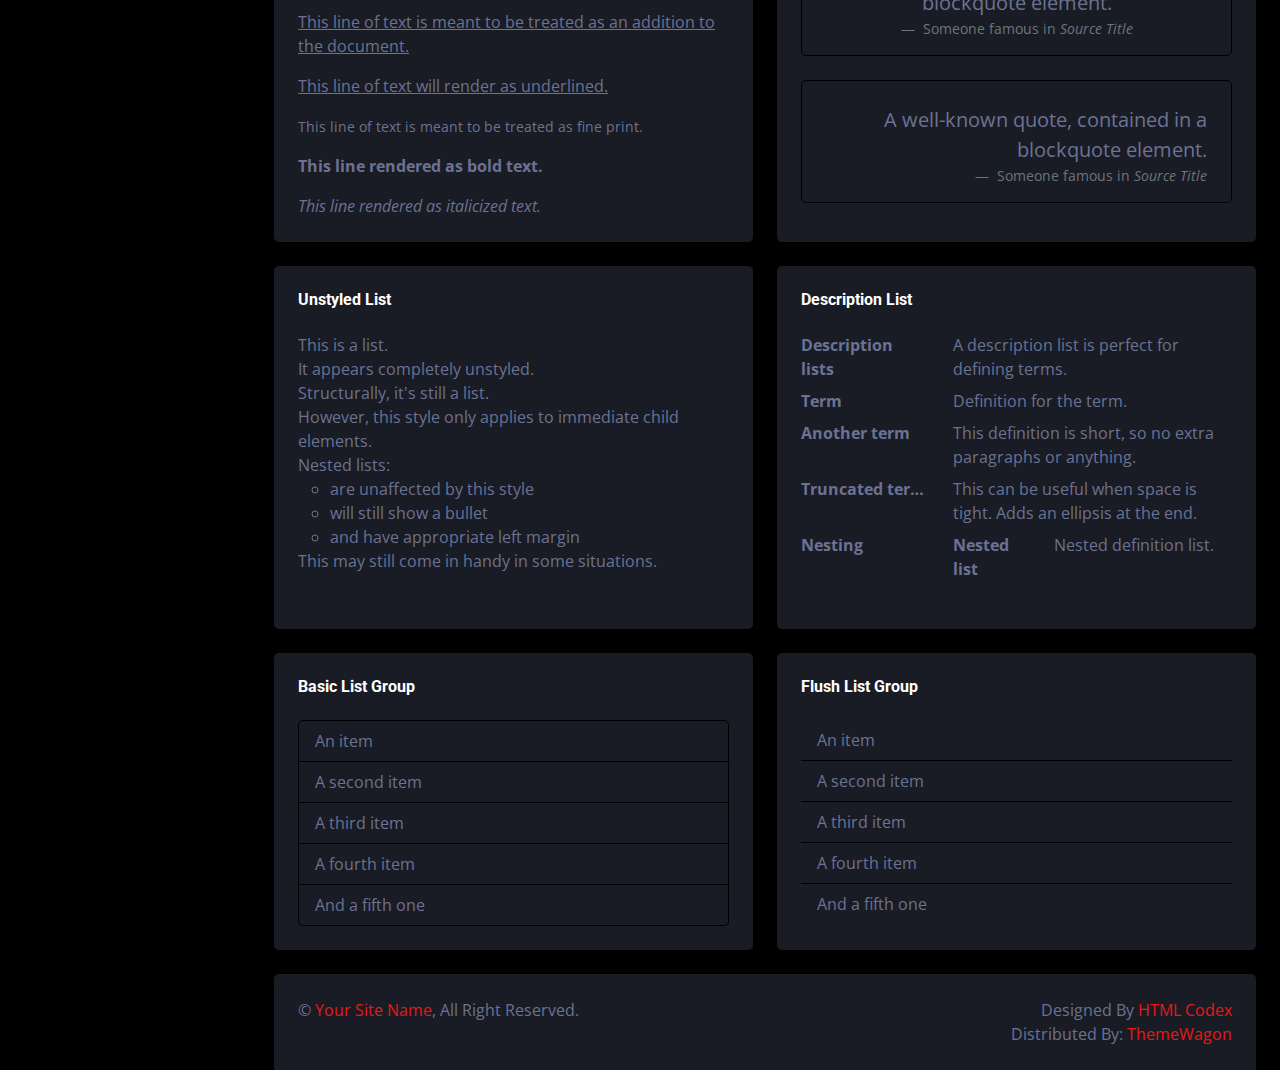
<file: admin-dashboard/typography.html>
<!DOCTYPE html>
<html lang="en">

<head>
    <meta charset="utf-8">
    <title>DarkPan - Bootstrap 5 Admin Template</title>
    <meta content="width=device-width, initial-scale=1.0" name="viewport">
    <meta content="" name="keywords">
    <meta content="" name="description">

    <!-- Favicon -->
    <link href="img/favicon.ico" rel="icon">

    <!-- Google Web Fonts -->
    <link rel="preconnect" href="https://fonts.googleapis.com">
    <link rel="preconnect" href="https://fonts.gstatic.com" crossorigin>
    <link href="https://fonts.googleapis.com/css2?family=Open+Sans:wght@400;600&family=Roboto:wght@500;700&display=swap" rel="stylesheet"> 
    
    <!-- Icon Font Stylesheet -->
    <link href="https://cdnjs.cloudflare.com/ajax/libs/font-awesome/5.10.0/css/all.min.css" rel="stylesheet">
    <link href="https://cdn.jsdelivr.net/npm/bootstrap-icons@1.4.1/font/bootstrap-icons.css" rel="stylesheet">

    <!-- Libraries Stylesheet -->
    <link href="lib/owlcarousel/assets/owl.carousel.min.css" rel="stylesheet">
    <link href="lib/tempusdominus/css/tempusdominus-bootstrap-4.min.css" rel="stylesheet" />

    <!-- Customized Bootstrap Stylesheet -->
    <link href="css/bootstrap.min.css" rel="stylesheet">

    <!-- Template Stylesheet -->
    <link href="css/style.css" rel="stylesheet">
</head>

<body>
    <div class="container-fluid position-relative d-flex p-0">
        <!-- Spinner Start -->
        <div id="spinner" class="show bg-dark position-fixed translate-middle w-100 vh-100 top-50 start-50 d-flex align-items-center justify-content-center">
            <div class="spinner-border text-primary" style="width: 3rem; height: 3rem;" role="status">
                <span class="sr-only">Loading...</span>
            </div>
        </div>
        <!-- Spinner End -->


        <!-- Sidebar Start -->
        <div class="sidebar pe-4 pb-3">
            <nav class="navbar bg-secondary navbar-dark">
                <a href="index.html" class="navbar-brand mx-4 mb-3">
                    <h3 class="text-primary"><i class="fa fa-user-edit me-2"></i>DarkPan</h3>
                </a>
                <div class="d-flex align-items-center ms-4 mb-4">
                    <div class="position-relative">
                        <img class="rounded-circle" src="img/user.jpg" alt="" style="width: 40px; height: 40px;">
                        <div class="bg-success rounded-circle border border-2 border-white position-absolute end-0 bottom-0 p-1"></div>
                    </div>
                    <div class="ms-3">
                        <h6 class="mb-0">Jhon Doe</h6>
                        <span>Admin</span>
                    </div>
                </div>
                <div class="navbar-nav w-100">
                    <a href="index.html" class="nav-item nav-link"><i class="fa fa-tachometer-alt me-2"></i>Dashboard</a>
                    <div class="nav-item dropdown">
                        <a href="#" class="nav-link dropdown-toggle active" data-bs-toggle="dropdown"><i class="fa fa-laptop me-2"></i>Elements</a>
                        <div class="dropdown-menu bg-transparent border-0">
                            <a href="button.html" class="dropdown-item">Buttons</a>
                            <a href="typography.html" class="dropdown-item active">Typography</a>
                            <a href="element.html" class="dropdown-item">Other Elements</a>
                        </div>
                    </div>
                    <a href="widget.html" class="nav-item nav-link"><i class="fa fa-th me-2"></i>Widgets</a>
                    <a href="form.html" class="nav-item nav-link"><i class="fa fa-keyboard me-2"></i>Forms</a>
                    <a href="table.html" class="nav-item nav-link"><i class="fa fa-table me-2"></i>Tables</a>
                    <a href="chart.html" class="nav-item nav-link"><i class="fa fa-chart-bar me-2"></i>Charts</a>
                    <div class="nav-item dropdown">
                        <a href="#" class="nav-link dropdown-toggle" data-bs-toggle="dropdown"><i class="far fa-file-alt me-2"></i>Pages</a>
                        <div class="dropdown-menu bg-transparent border-0">
                            <a href="signin.html" class="dropdown-item">Sign In</a>
                            <a href="signup.html" class="dropdown-item">Sign Up</a>
                            <a href="404.html" class="dropdown-item">404 Error</a>
                            <a href="blank.html" class="dropdown-item">Blank Page</a>
                        </div>
                    </div>
                </div>
            </nav>
        </div>
        <!-- Sidebar End -->


        <!-- Content Start -->
        <div class="content">
            <!-- Navbar Start -->
            <nav class="navbar navbar-expand bg-secondary navbar-dark sticky-top px-4 py-0">
                <a href="index.html" class="navbar-brand d-flex d-lg-none me-4">
                    <h2 class="text-primary mb-0"><i class="fa fa-user-edit"></i></h2>
                </a>
                <a href="#" class="sidebar-toggler flex-shrink-0">
                    <i class="fa fa-bars"></i>
                </a>
                <form class="d-none d-md-flex ms-4">
                    <input class="form-control bg-dark border-0" type="search" placeholder="Search">
                </form>
                <div class="navbar-nav align-items-center ms-auto">
                    <div class="nav-item dropdown">
                        <a href="#" class="nav-link dropdown-toggle" data-bs-toggle="dropdown">
                            <i class="fa fa-envelope me-lg-2"></i>
                            <span class="d-none d-lg-inline-flex">Message</span>
                        </a>
                        <div class="dropdown-menu dropdown-menu-end bg-secondary border-0 rounded-0 rounded-bottom m-0">
                            <a href="#" class="dropdown-item">
                                <div class="d-flex align-items-center">
                                    <img class="rounded-circle" src="img/user.jpg" alt="" style="width: 40px; height: 40px;">
                                    <div class="ms-2">
                                        <h6 class="fw-normal mb-0">Jhon send you a message</h6>
                                        <small>15 minutes ago</small>
                                    </div>
                                </div>
                            </a>
                            <hr class="dropdown-divider">
                            <a href="#" class="dropdown-item">
                                <div class="d-flex align-items-center">
                                    <img class="rounded-circle" src="img/user.jpg" alt="" style="width: 40px; height: 40px;">
                                    <div class="ms-2">
                                        <h6 class="fw-normal mb-0">Jhon send you a message</h6>
                                        <small>15 minutes ago</small>
                                    </div>
                                </div>
                            </a>
                            <hr class="dropdown-divider">
                            <a href="#" class="dropdown-item">
                                <div class="d-flex align-items-center">
                                    <img class="rounded-circle" src="img/user.jpg" alt="" style="width: 40px; height: 40px;">
                                    <div class="ms-2">
                                        <h6 class="fw-normal mb-0">Jhon send you a message</h6>
                                        <small>15 minutes ago</small>
                                    </div>
                                </div>
                            </a>
                            <hr class="dropdown-divider">
                            <a href="#" class="dropdown-item text-center">See all message</a>
                        </div>
                    </div>
                    <div class="nav-item dropdown">
                        <a href="#" class="nav-link dropdown-toggle" data-bs-toggle="dropdown">
                            <i class="fa fa-bell me-lg-2"></i>
                            <span class="d-none d-lg-inline-flex">Notificatin</span>
                        </a>
                        <div class="dropdown-menu dropdown-menu-end bg-secondary border-0 rounded-0 rounded-bottom m-0">
                            <a href="#" class="dropdown-item">
                                <h6 class="fw-normal mb-0">Profile updated</h6>
                                <small>15 minutes ago</small>
                            </a>
                            <hr class="dropdown-divider">
                            <a href="#" class="dropdown-item">
                                <h6 class="fw-normal mb-0">New user added</h6>
                                <small>15 minutes ago</small>
                            </a>
                            <hr class="dropdown-divider">
                            <a href="#" class="dropdown-item">
                                <h6 class="fw-normal mb-0">Password changed</h6>
                                <small>15 minutes ago</small>
                            </a>
                            <hr class="dropdown-divider">
                            <a href="#" class="dropdown-item text-center">See all notifications</a>
                        </div>
                    </div>
                    <div class="nav-item dropdown">
                        <a href="#" class="nav-link dropdown-toggle" data-bs-toggle="dropdown">
                            <img class="rounded-circle me-lg-2" src="img/user.jpg" alt="" style="width: 40px; height: 40px;">
                            <span class="d-none d-lg-inline-flex">John Doe</span>
                        </a>
                        <div class="dropdown-menu dropdown-menu-end bg-secondary border-0 rounded-0 rounded-bottom m-0">
                            <a href="#" class="dropdown-item">My Profile</a>
                            <a href="#" class="dropdown-item">Settings</a>
                            <a href="#" class="dropdown-item">Log Out</a>
                        </div>
                    </div>
                </div>
            </nav>
            <!-- Navbar End -->


            <!-- Typography Start -->
            <div class="container-fluid pt-4 px-4">
                <div class="row g-4">
                    <div class="col-sm-12 col-xl-6">
                        <div class="bg-secondary rounded h-100 p-4">
                            <h6 class="mb-4">Background Colors</h6>
                            <div class="p-2 mb-2 bg-primary text-white">.bg-primary</div>
                            <div class="p-2 mb-2 bg-secondary text-white">.bg-secondary</div>
                            <div class="p-2 mb-2 bg-success text-white">.bg-success</div>
                            <div class="p-2 mb-2 bg-danger text-white">.bg-danger</div>
                            <div class="p-2 mb-2 bg-warning text-dark">.bg-warning</div>
                            <div class="p-2 mb-2 bg-info text-dark">.bg-info</div>
                            <div class="p-2 mb-2 bg-light text-dark">.bg-light</div>
                            <div class="p-2 mb-2 bg-dark text-white">.bg-dark</div>
                            <div class="p-2 mb-2 bg-body text-dark">.bg-body</div>
                            <div class="p-2 mb-2 bg-white text-dark">.bg-white</div>
                            <div class="p-2 mb-0 bg-transparent text-dark">.bg-transparent</div>
                        </div>
                    </div>
                    <div class="col-sm-12 col-xl-6">
                        <div class="bg-secondary rounded h-100 p-4">
                            <h6 class="mb-4">Text Colors</h6>
                            <p class="text-primary">.text-primary</p>
                            <p class="text-secondary">.text-secondary</p>
                            <p class="text-success">.text-success</p>
                            <p class="text-danger">.text-danger</p>
                            <p class="text-warning bg-dark">.text-warning</p>
                            <p class="text-info bg-dark">.text-info</p>
                            <p class="text-light bg-dark">.text-light</p>
                            <p class="text-dark">.text-dark</p>
                            <p class="text-body">.text-body</p>
                            <p class="text-muted">.text-muted</p>
                            <p class="text-white bg-dark">.text-white</p>
                            <p class="text-black-50">.text-black-50</p>
                            <p class="text-white-50 bg-dark mb-0">.text-white-50</p>
                        </div>
                    </div>
                    <div class="col-sm-12 col-xl-6">
                        <div class="bg-secondary rounded h-100 p-4">
                            <h6 class="mb-4">Headings</h6>
                            <h1>h1 Heading</h1>
                            <h2>h2 Heading</h2>
                            <h3>h3 Heading</h3>
                            <h4>h4 Heading</h4>
                            <h5>h5 Heading</h5>
                            <h6>h6 Heading</h6>
                            <p class="h1">.h1 Heading</p>
                            <p class="h2">.h2 Heading</p>
                            <p class="h3">.h3 Heading</p>
                            <p class="h4">.h4 Heading</p>
                            <p class="h5">.h5 Heading</p>
                            <p class="h6">.h6 Heading</p>
                        </div>
                    </div>
                    <div class="col-sm-12 col-xl-6">
                        <div class="bg-secondary rounded h-100 p-4">
                            <h6 class="mb-4">Display Headings</h6>
                            <h1 class="display-1">Display 1</h1>
                            <h1 class="display-2">Display 2</h1>
                            <h1 class="display-3">Display 3</h1>
                            <h1 class="display-4">Display 4</h1>
                            <h1 class="display-5">Display 5</h1>
                            <h1 class="display-6 mb-0">Display 6</h1>
                        </div>
                    </div>
                    <div class="col-sm-12 col-xl-6">
                        <div class="bg-secondary rounded h-100 p-4">
                            <h6 class="mb-4">Text Elements</h6>
                            <p>This is a standard paragraph</p>
                            <p>You can use the mark tag to <mark>highlight</mark> text.</p>
                            <p>You can use the mark tag to <mark>highlight</mark> text.</p>
                            <p><del>This line of text is meant to be treated as deleted text.</del></p>
                            <p><s>This line of text is meant to be treated as no longer accurate.</s></p>
                            <p><ins>This line of text is meant to be treated as an addition to the document.</ins></p>
                            <p><u>This line of text will render as underlined.</u></p>
                            <p><small>This line of text is meant to be treated as fine print.</small></p>
                            <p><strong>This line rendered as bold text.</strong></p>
                            <p class="mb-0"><em>This line rendered as italicized text.</em></p>
                        </div>
                    </div>
                    <div class="col-sm-12 col-xl-6">
                        <div class="bg-secondary rounded h-100 p-4">
                            <h6 class="mb-4">Blockquotes</h6>
                            <div class="border rounded p-4 pb-0 mb-4">
                                <figure>
                                    <blockquote class="blockquote">
                                        <p>A well-known quote, contained in a blockquote element.</p>
                                    </blockquote>
                                    <figcaption class="blockquote-footer">
                                        Someone famous in <cite title="Source Title">Source Title</cite>
                                    </figcaption>
                                </figure>
                            </div>
                            <div class="border rounded p-4 pb-0 mb-4">
                                <figure class="text-center">
                                    <blockquote class="blockquote">
                                        <p>A well-known quote, contained in a blockquote element.</p>
                                    </blockquote>
                                    <figcaption class="blockquote-footer">
                                        Someone famous in <cite title="Source Title">Source Title</cite>
                                    </figcaption>
                                </figure>
                            </div>
                            <div class="border rounded p-4 pb-0 mb-0">
                                <figure class="text-end">
                                    <blockquote class="blockquote">
                                        <p>A well-known quote, contained in a blockquote element.</p>
                                    </blockquote>
                                    <figcaption class="blockquote-footer">
                                        Someone famous in <cite title="Source Title">Source Title</cite>
                                    </figcaption>
                                </figure>
                            </div>
                        </div>
                    </div>
                    <div class="col-sm-12 col-xl-6">
                        <div class="bg-secondary rounded h-100 p-4">
                            <h6 class="mb-4">Unstyled List</h6>
                            <ul class="list-unstyled mb-0">
                                <li>This is a list.</li>
                                <li>It appears completely unstyled.</li>
                                <li>Structurally, it's still a list.</li>
                                <li>However, this style only applies to immediate child elements.</li>
                                <li>Nested lists:
                                    <ul>
                                        <li>are unaffected by this style</li>
                                        <li>will still show a bullet</li>
                                        <li>and have appropriate left margin</li>
                                    </ul>
                                </li>
                                <li>This may still come in handy in some situations.</li>
                            </ul>
                        </div>
                    </div>
                    <div class="col-sm-12 col-xl-6">
                        <div class="bg-secondary rounded h-100 p-4">
                            <h6 class="mb-4">Description List</h6>
                            <dl class="row mb-0">
                                <dt class="col-sm-4">Description lists</dt>
                                <dd class="col-sm-8">A description list is perfect for defining terms.</dd>

                                <dt class="col-sm-4">Term</dt>
                                <dd class="col-sm-8">Definition for the term.</dd>

                                <dt class="col-sm-4">Another term</dt>
                                <dd class="col-sm-8">This definition is short, so no extra paragraphs or anything.</dd>

                                <dt class="col-sm-4 text-truncate">Truncated term is truncated</dt>
                                <dd class="col-sm-8">This can be useful when space is tight. Adds an ellipsis at the
                                    end.</dd>

                                <dt class="col-sm-4">Nesting</dt>
                                <dd class="col-sm-8">
                                    <dl class="row">
                                        <dt class="col-sm-4">Nested list</dt>
                                        <dd class="col-sm-8">Nested definition list.</dd>
                                    </dl>
                                </dd>
                            </dl>
                        </div>
                    </div>
                    <div class="col-sm-12 col-xl-6">
                        <div class="bg-secondary rounded h-100 p-4">
                            <h6 class="mb-4">Basic List Group</h6>
                            <ul class="list-group">
                                <li class="list-group-item bg-transparent">An item</li>
                                <li class="list-group-item bg-transparent">A second item</li>
                                <li class="list-group-item bg-transparent">A third item</li>
                                <li class="list-group-item bg-transparent">A fourth item</li>
                                <li class="list-group-item bg-transparent">And a fifth one</li>
                            </ul>
                        </div>
                    </div>
                    <div class="col-sm-12 col-xl-6">
                        <div class="bg-secondary rounded h-100 p-4">
                            <h6 class="mb-4">Flush List Group</h6>
                            <ul class="list-group list-group-flush">
                                <li class="list-group-item bg-transparent">An item</li>
                                <li class="list-group-item bg-transparent">A second item</li>
                                <li class="list-group-item bg-transparent">A third item</li>
                                <li class="list-group-item bg-transparent">A fourth item</li>
                                <li class="list-group-item bg-transparent">And a fifth one</li>
                            </ul>
                        </div>
                    </div>
                </div>
            </div>
            <!-- Typography End -->


            <!-- Footer Start -->
            <div class="container-fluid pt-4 px-4">
                <div class="bg-secondary rounded-top p-4">
                    <div class="row">
                        <div class="col-12 col-sm-6 text-center text-sm-start">
                            &copy; <a href="#">Your Site Name</a>, All Right Reserved. 
                        </div>
                        <div class="col-12 col-sm-6 text-center text-sm-end">
                            <!--/*** This template is free as long as you keep the footer author’s credit link/attribution link/backlink. If you'd like to use the template without the footer author’s credit link/attribution link/backlink, you can purchase the Credit Removal License from "https://htmlcodex.com/credit-removal". Thank you for your support. ***/-->
                            Designed By <a href="https://htmlcodex.com">HTML Codex</a>
                            <br>Distributed By: <a href="https://themewagon.com" target="_blank">ThemeWagon</a>
                        </div>
                    </div>
                </div>
            </div>
            <!-- Footer End -->
        </div>
        <!-- Content End -->


        <!-- Back to Top -->
        <a href="#" class="btn btn-lg btn-primary btn-lg-square back-to-top"><i class="bi bi-arrow-up"></i></a>
    </div>

    <!-- JavaScript Libraries -->
    <script src="https://code.jquery.com/jquery-3.4.1.min.js"></script>
    <script src="https://cdn.jsdelivr.net/npm/bootstrap@5.0.0/dist/js/bootstrap.bundle.min.js"></script>
    <script src="lib/chart/chart.min.js"></script>
    <script src="lib/easing/easing.min.js"></script>
    <script src="lib/waypoints/waypoints.min.js"></script>
    <script src="lib/owlcarousel/owl.carousel.min.js"></script>
    <script src="lib/tempusdominus/js/moment.min.js"></script>
    <script src="lib/tempusdominus/js/moment-timezone.min.js"></script>
    <script src="lib/tempusdominus/js/tempusdominus-bootstrap-4.min.js"></script>

    <!-- Template Javascript -->
    <script src="js/main.js"></script>
</body>

</html>
</file>
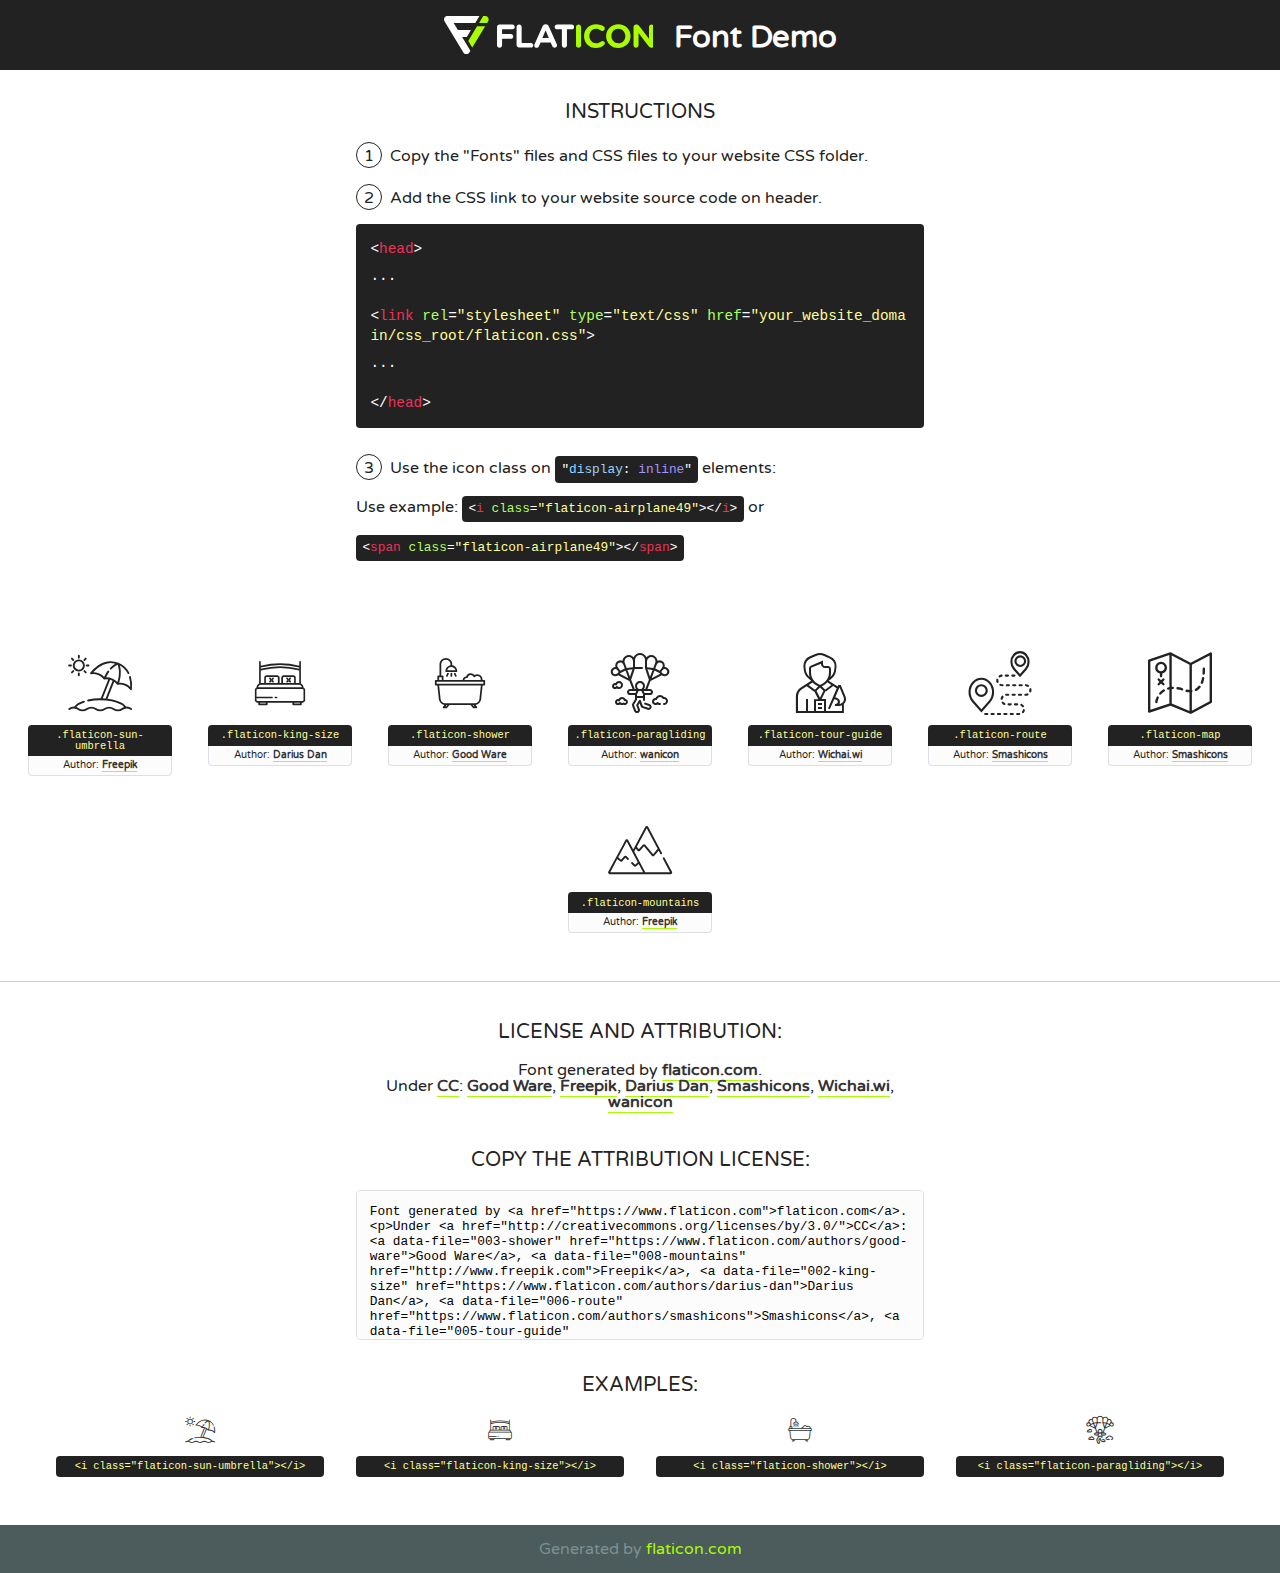
<file: fonts/flaticon/font/flaticon.html>
<!DOCTYPE html>
<!--
  Flaticon icon font: Flaticon
  Creation date: 22/08/2019 02:16
-->
<html>
<!DOCTYPE html>
<html>

<head>
    <title>Flaticon WebFont</title>
    <link href="http://fonts.googleapis.com/css?family=Varela+Round" rel="stylesheet" type="text/css" />
    <link rel="stylesheet" type="text/css" href="flaticon.css">
    <meta charset="UTF-8">
    <style>
    html, body, div, span, applet, object, iframe,
    h1, h2, h3, h4, h5, h6, p, blockquote, pre,
    a, abbr, acronym, address, big, cite, code,
    del, dfn, em, img, ins, kbd, q, s, samp,
    small, strike, strong, sub, sup, tt, var,
    b, u, i, center,
    dl, dt, dd, ol, ul, li,
    fieldset, form, label, legend,
    table, caption, tbody, tfoot, thead, tr, th, td,
    article, aside, canvas, details, embed, 
    figure, figcaption, footer, header, hgroup, 
    menu, nav, output, ruby, section, summary,
    time, mark, audio, video {
        margin: 0;
        padding: 0;
        border: 0;
        font-size: 100%;
        font: inherit;
        vertical-align: baseline;
    }
    /* HTML5 display-role reset for older browsers */
    article, aside, details, figcaption, figure, 
    footer, header, hgroup, menu, nav, section {
        display: block;
    }
    body {
        line-height: 1;
    }
    ol, ul {
        list-style: none;
    }
    blockquote, q {
        quotes: none;
    }
    blockquote:before, blockquote:after,
    q:before, q:after {
        content: '';
        content: none;
    }
    table {
        border-collapse: collapse;
        border-spacing: 0;
    }
    body {
        font-family: 'Varela Round', Helvetica, Arial, sans-serif;
        font-size: 16px;
        color: #222;
    }
    a {
        color: #333;
        border-bottom: 1px solid #a9fd00;
        font-weight: bold;
        text-decoration: none;
    }
    * {
        -moz-box-sizing: border-box;
        -webkit-box-sizing: border-box;
        box-sizing: border-box;
        margin: 0;
        padding: 0;
    }
    [class^="flaticon-"]:before, [class*=" flaticon-"]:before, [class^="flaticon-"]:after, [class*=" flaticon-"]:after {
        font-family: Flaticon;
        font-size: 30px;
        font-style: normal;
        margin-left: 20px;
        color: #333;
    }
    .wrapper {
        max-width: 600px;
        margin: auto;
        padding: 0 1em;
    }
    .title {
        font-size: 1.25em;
        text-align: center;
        margin-bottom: 1em;
        text-transform: uppercase;
    }
    header {
        text-align: center;
        background-color: #222;
        color: #fff;
        padding: 1em;
    }
    header .logo {
        width: 210px;
        height: 38px;
        display: inline-block;
        vertical-align: middle;
        margin-right: 1em;
        border: none;
    }
    header strong {
        font-size: 1.95em;
        font-weight: bold;
        vertical-align: middle;
        margin-top: 5px;
        display: inline-block;
    }
    .demo {
        margin: 2em auto;
        line-height: 1.25em;
    }
    .demo ul li {
        margin-bottom: 1em;
    }
    .demo ul li .num {
        color: #222;
        border-radius: 20px;
        display: inline-block;
        width: 26px;
        padding: 3px;
        height: 26px;
        text-align: center;
        margin-right: 0.5em;
        border: 1px solid #222;
    }
    .demo ul li code {
        background-color: #222;
        border-radius: 4px;
        padding: 0.25em 0.5em;
        display: inline-block;
        color: #fff;
        font-family: Consolas,Monaco,Lucida Console,Liberation Mono,DejaVu Sans Mono,Bitstream Vera Sans Mono,Courier New, monospace;
        font-weight: lighter;
        margin-top: 1em;
        font-size: 0.8em;
        word-break: break-all;
    }
    .demo ul li code.big {
        padding: 1em;
        font-size: 0.9em;
    }
    .demo ul li code .red {
        color: #EF3159;
    }
    .demo ul li code .green {
        color: #ACFF65;
    }
    .demo ul li code .yellow {
        color: #FFFF99;
    }
    .demo ul li code .blue {
        color: #99D3FF;
    }
    .demo ul li code .purple {
        color: #A295FF;
    }
    .demo ul li code .dots {
        margin-top: 0.5em;
        display: block;
    }
    #glyphs {
        border-bottom: 1px solid #ccc;
        padding: 2em 0;
        text-align: center;
    }
    .glyph {
        display: inline-block;
        width: 9em;
        margin: 1em;
        text-align: center;
        vertical-align: top;
        background: #FFF;
    }
    .glyph .glyph-icon {
        padding: 10px;
        display: block;
        font-family:"Flaticon";
        font-size: 64px;
        line-height: 1;
    }
    .glyph .glyph-icon:before {
        font-size: 64px;
        color: #222;
        margin-left: 0;
    }
    .class-name {
        font-size: 0.65em;
        background-color: #222;
        color: #fff;
        border-radius: 4px 4px 0 0;
        padding: 0.5em;
        color: #FFFF99;
        font-family: Consolas,Monaco,Lucida Console,Liberation Mono,DejaVu Sans Mono,Bitstream Vera Sans Mono,Courier New, monospace;
    }
    .author-name {
        font-size: 0.6em;
        background-color: #fcfcfd;
        border: 1px solid #DEDEE4;
        border-top: 0;
        border-radius: 0 0 4px 4px;
        padding: 0.5em;
    }
    .class-name:last-child {
        font-size: 10px;
        color:#888;
    }
    .class-name:last-child a {
        font-size: 10px;
        color:#555;
    }
    .class-name:last-child a:hover {
        color:#a9fd00;
    }
    .glyph > input {
        display: block;
        width: 100px;
        margin: 5px auto;
        text-align: center;
        font-size: 12px;
        cursor: text;
    }
    .glyph > input.icon-input {
        font-family:"Flaticon";
        font-size: 16px;
        margin-bottom: 10px;
    }
    .attribution .title {
        margin-top: 2em;
    }
    .attribution textarea {
        background-color: #fcfcfd;
        padding: 1em;
        border: none;
        box-shadow: none;
        border: 1px solid #DEDEE4;
        border-radius: 4px;
        resize: none;
        width: 100%;
        height: 150px;
        font-size: 0.8em;
        font-family: Consolas,Monaco,Lucida Console,Liberation Mono,DejaVu Sans Mono,Bitstream Vera Sans Mono,Courier New, monospace;
        -webkit-appearance: none;
    }
    .iconsuse {
        margin: 2em auto;
        text-align: center;
        max-width: 1200px;
    }
    .iconsuse:after {
        content: '';
        display: table;
        clear: both;
    }
    .iconsuse .image {
        float: left;
        width: 25%;
        padding: 0 1em;
    }
    .iconsuse .image p {
        margin-bottom: 1em;
    }
    .iconsuse .image span {
        display: block;
        font-size: 0.65em;
        background-color: #222;
        color: #fff;
        border-radius: 4px;
        padding: 0.5em;
        color: #FFFF99;
        margin-top: 1em;
        font-family: Consolas,Monaco,Lucida Console,Liberation Mono,DejaVu Sans Mono,Bitstream Vera Sans Mono,Courier New, monospace;
    }
    #footer {
        text-align: center;
        background-color: #4C5B5C;
        color: #7c9192;
        padding: 1em;
    }
    #footer a {
        border: none;
        color: #a9fd00;
        font-weight: normal;
    }
    @media (max-width: 960px) {
        .iconsuse .image {
            width: 50%;
        }
    }
    @media (max-width: 560px) {
        .iconsuse .image {
            width: 100%;
        }
    }
    </style>
</head>

<body class="characters-off">

    <header>
        <a href="https://www.flaticon.com" target="_blank" class="logo">
            <svg version="1.1" xmlns="http://www.w3.org/2000/svg" xmlns:xlink="http://www.w3.org/1999/xlink" xmlns:a="http://ns.adobe.com/AdobeSVGViewerExtensions/3.0/" viewBox="0 0 560.875 102.036" enable-background="new 0 0 560.875 102.036" xml:space="preserve">
                <defs>
                </defs>
                <g>
                    <g class="letters">
                        <path fill="#ffffff" d="M141.596,29.675c0-3.777,2.985-6.767,6.764-6.767h34.438c3.426,0,6.15,2.728,6.15,6.15
                        c0,3.43-2.724,6.149-6.15,6.149h-27.674v13.091h23.719c3.429,0,6.151,2.724,6.151,6.15c0,3.43-2.723,6.149-6.151,6.149h-23.719
                        v17.574c0,3.773-2.986,6.761-6.764,6.761c-3.779,0-6.764-2.989-6.764-6.761V29.675z"></path>
                        <path fill="#ffffff" d="M193.844,29.149c0-3.781,2.985-6.767,6.764-6.767c3.776,0,6.763,2.985,6.763,6.767v42.957h25.039
                        c3.426,0,6.149,2.726,6.149,6.153c0,3.425-2.723,6.15-6.149,6.15h-31.802c-3.779,0-6.764-2.986-6.764-6.768V29.149z"></path>
                        <path fill="#ffffff" d="M241.891,75.71l21.438-48.407c1.492-3.341,4.215-5.357,7.906-5.357h0.792
                        c3.686,0,6.323,2.017,7.815,5.357l21.439,48.407c0.436,0.967,0.701,1.845,0.701,2.723c0,3.602-2.809,6.501-6.414,6.501
                        c-3.161,0-5.269-1.845-6.499-4.655l-4.132-9.661h-27.059l-4.301,10.102c-1.144,2.631-3.426,4.214-6.237,4.214
                        c-3.517,0-6.24-2.81-6.24-6.325C241.1,77.64,241.451,76.677,241.891,75.71z M279.932,58.666l-8.521-20.297l-8.526,20.297H279.932
                        z"></path>
                        <path fill="#ffffff" d="M314.864,35.387H301.86c-3.429,0-6.239-2.813-6.239-6.238c0-3.429,2.811-6.24,6.239-6.24h39.533
                        c3.426,0,6.237,2.811,6.237,6.24c0,3.425-2.811,6.238-6.237,6.238h-13.001v42.785c0,3.773-2.99,6.761-6.764,6.761
                        c-3.779,0-6.764-2.989-6.764-6.761V35.387z"></path>
                        <path fill="#A9FD00" d="M352.615,29.149c0-3.781,2.985-6.767,6.767-6.767c3.774,0,6.761,2.985,6.761,6.767v49.024
                        c0,3.773-2.987,6.761-6.761,6.761c-3.781,0-6.767-2.989-6.767-6.761V29.149z"></path>
                        <path fill="#A9FD00" d="M374.132,53.836v-0.179c0-17.481,13.178-31.801,32.065-31.801c9.22,0,15.459,2.458,20.557,6.238
                        c1.402,1.054,2.637,2.985,2.637,5.357c0,3.692-2.985,6.59-6.681,6.59c-1.845,0-3.071-0.702-4.044-1.319
                        c-3.776-2.813-7.729-4.393-12.562-4.393c-10.364,0-17.831,8.611-17.831,19.154v0.173c0,10.542,7.291,19.329,17.831,19.329
                        c5.715,0,9.492-1.756,13.359-4.834c1.049-0.874,2.458-1.491,4.039-1.491c3.429,0,6.325,2.813,6.325,6.236
                        c0,2.106-1.056,3.78-2.282,4.834c-5.539,4.834-12.036,7.733-21.878,7.733C387.572,85.464,374.132,71.493,374.132,53.836z"></path>
                        <path fill="#A9FD00" d="M433.009,53.836v-0.179c0-17.481,13.79-31.801,32.766-31.801c18.981,0,32.592,14.143,32.592,31.628v0.173
                        c0,17.483-13.785,31.807-32.769,31.807C446.625,85.464,433.009,71.32,433.009,53.836z M484.224,53.836v-0.179
                        c0-10.539-7.725-19.326-18.626-19.326c-10.893,0-18.449,8.611-18.449,19.154v0.173c0,10.542,7.73,19.329,18.626,19.329
                        C476.676,72.986,484.224,64.378,484.224,53.836z"></path>
                        <path fill="#A9FD00" d="M506.233,29.321c0-3.774,2.99-6.763,6.767-6.763h1.401c3.252,0,5.183,1.583,7.029,3.953l26.093,34.265
                        V29.059c0-3.692,2.99-6.677,6.681-6.677c3.683,0,6.671,2.985,6.671,6.677v48.934c0,3.78-2.987,6.765-6.764,6.765h-0.436
                        c-3.257,0-5.188-1.581-7.034-3.953l-27.056-35.492v32.944c0,3.687-2.985,6.676-6.678,6.676c-3.683,0-6.673-2.989-6.673-6.676
                        V29.321z"></path>
                    </g>
                    <g class="insignia">
                        <path fill="#ffffff" d="M48.372,56.137h12.517l11.156-18.537H37.186L25.688,18.539h57.825L94.668,0H9.271
                        C5.925,0,2.842,1.801,1.198,4.716c-1.644,2.907-1.593,6.482,0.134,9.343l50.38,83.501c1.678,2.781,4.689,4.476,7.938,4.476
                        c3.246,0,6.257-1.695,7.935-4.476l2.898-4.804L48.372,56.137z"></path>
                        <g class="i">
                            <path fill="#A9FD00" d="M93.575,18.539h0.031v0.004l21.652,0.004l2.705-4.488c1.727-2.861,1.778-6.436,0.133-9.343
                            C116.454,1.801,113.371,0,110.026,0h-5.294L93.575,18.539z"></path>
                            <polygon fill="#A9FD00" points="88.291,27.356 64.725,66.486 75.519,84.404 109.942,27.356"></polygon>
                        </g>
                    </g>
                </g>
            </svg>
        </a>
        <strong>Font Demo</strong>
    </header>


    <section class="demo wrapper">

        <p class="title">Instructions</p>

        <ul>
            <li>
                <span class="num">1</span>Copy the "Fonts" files and CSS files to your website CSS folder.
            </li>
            <li>
                <span class="num">2</span>Add the CSS link to your website source code on header.
                <code class="big">
                    &lt;<span class="red">head</span>&gt;
                    <br/><span class="dots">...</span>
                    <br/>&lt;<span class="red">link</span> <span class="green">rel</span>=<span class="yellow">"stylesheet"</span> <span class="green">type</span>=<span class="yellow">"text/css"</span> <span class="green">href</span>=<span class="yellow">"your_website_domain/css_root/flaticon.css"</span>&gt;
                    <br/><span class="dots">...</span>
                    <br/>&lt;/<span class="red">head</span>&gt;
                </code>
            </li>

            <li>
                <p>
                    <span class="num">3</span>Use the icon class on <code>"<span class="blue">display</span>:<span class="purple"> inline</span>"</code> elements:
                    <br />
                    Use example: <code>&lt;<span class="red">i</span> <span class="green">class</span>=<span class="yellow">&quot;flaticon-airplane49&quot;</span>&gt;&lt;/<span class="red">i</span>&gt;</code> or <code>&lt;<span class="red">span</span> <span class="green">class</span>=<span class="yellow">&quot;flaticon-airplane49&quot;</span>&gt;&lt;/<span class="red">span</span>&gt;</code>
            </li>
        </ul>

    </section>




   <section id="glyphs">          
    
      
        <div class="glyph"><div class="glyph-icon flaticon-sun-umbrella"></div>
            <div class="class-name">.flaticon-sun-umbrella</div>
            <div class="author-name">Author: <a data-file="001-sun-umbrella" href="http://www.freepik.com">Freepik</a> </div> 
        </div>        
        
        <div class="glyph"><div class="glyph-icon flaticon-king-size"></div>
            <div class="class-name">.flaticon-king-size</div>
            <div class="author-name">Author: <a data-file="002-king-size" href="https://www.flaticon.com/authors/darius-dan">Darius Dan</a> </div> 
        </div>        
        
        <div class="glyph"><div class="glyph-icon flaticon-shower"></div>
            <div class="class-name">.flaticon-shower</div>
            <div class="author-name">Author: <a data-file="003-shower" href="https://www.flaticon.com/authors/good-ware">Good Ware</a> </div> 
        </div>        
        
        <div class="glyph"><div class="glyph-icon flaticon-paragliding"></div>
            <div class="class-name">.flaticon-paragliding</div>
            <div class="author-name">Author: <a data-file="004-paragliding" href="https://www.flaticon.com/authors/wanicon">wanicon</a> </div> 
        </div>        
        
        <div class="glyph"><div class="glyph-icon flaticon-tour-guide"></div>
            <div class="class-name">.flaticon-tour-guide</div>
            <div class="author-name">Author: <a data-file="005-tour-guide" href="https://www.flaticon.com/authors/wichaiwi">Wichai.wi</a> </div> 
        </div>        
        
        <div class="glyph"><div class="glyph-icon flaticon-route"></div>
            <div class="class-name">.flaticon-route</div>
            <div class="author-name">Author: <a data-file="006-route" href="https://www.flaticon.com/authors/smashicons">Smashicons</a> </div> 
        </div>        
        
        <div class="glyph"><div class="glyph-icon flaticon-map"></div>
            <div class="class-name">.flaticon-map</div>
            <div class="author-name">Author: <a data-file="007-map" href="https://www.flaticon.com/authors/smashicons">Smashicons</a> </div> 
        </div>        
        
        <div class="glyph"><div class="glyph-icon flaticon-mountains"></div>
            <div class="class-name">.flaticon-mountains</div>
            <div class="author-name">Author: <a data-file="008-mountains" href="http://www.freepik.com">Freepik</a> </div> 
        </div>        
        

    </section>



    <section class="attribution wrapper"   style="text-align:center;">

      <div class="title">License and attribution:</div><div class="attrDiv">Font generated by <a href="https://www.flaticon.com">flaticon.com</a>. <div><p>Under <a href="http://creativecommons.org/licenses/by/3.0/">CC</a>: <a data-file="003-shower" href="https://www.flaticon.com/authors/good-ware">Good Ware</a>, <a data-file="008-mountains" href="http://www.freepik.com">Freepik</a>, <a data-file="002-king-size" href="https://www.flaticon.com/authors/darius-dan">Darius Dan</a>, <a data-file="006-route" href="https://www.flaticon.com/authors/smashicons">Smashicons</a>, <a data-file="005-tour-guide" href="https://www.flaticon.com/authors/wichaiwi">Wichai.wi</a>, <a data-file="004-paragliding" href="https://www.flaticon.com/authors/wanicon">wanicon</a></p>  </div>
      </div>
      <div class="title">Copy the Attribution License:</div>

    <textarea onclick="this.focus();this.select();">Font generated by &lt;a href=&quot;https://www.flaticon.com&quot;&gt;flaticon.com&lt;/a&gt;. <p>Under <a href="http://creativecommons.org/licenses/by/3.0/">CC</a>: <a data-file="003-shower" href="https://www.flaticon.com/authors/good-ware">Good Ware</a>, <a data-file="008-mountains" href="http://www.freepik.com">Freepik</a>, <a data-file="002-king-size" href="https://www.flaticon.com/authors/darius-dan">Darius Dan</a>, <a data-file="006-route" href="https://www.flaticon.com/authors/smashicons">Smashicons</a>, <a data-file="005-tour-guide" href="https://www.flaticon.com/authors/wichaiwi">Wichai.wi</a>, <a data-file="004-paragliding" href="https://www.flaticon.com/authors/wanicon">wanicon</a></p>  
     </textarea>

    </section>

    <section class="iconsuse">

          <div class="title">Examples:</div>            
             
            <div class="image">
                <p>
                    <i class="glyph-icon flaticon-sun-umbrella"></i> 
                    <span>&lt;i class=&quot;flaticon-sun-umbrella&quot;&gt;&lt;/i&gt;</span>
                </p>
            </div>
            
            <div class="image">
                <p>
                    <i class="glyph-icon flaticon-king-size"></i> 
                    <span>&lt;i class=&quot;flaticon-king-size&quot;&gt;&lt;/i&gt;</span>
                </p>
            </div>
            
            <div class="image">
                <p>
                    <i class="glyph-icon flaticon-shower"></i> 
                    <span>&lt;i class=&quot;flaticon-shower&quot;&gt;&lt;/i&gt;</span>
                </p>
            </div>
            
            <div class="image">
                <p>
                    <i class="glyph-icon flaticon-paragliding"></i> 
                    <span>&lt;i class=&quot;flaticon-paragliding&quot;&gt;&lt;/i&gt;</span>
                </p>
            </div>
                       
        </div>
                            
    </section>

<div id="footer">
    <div>Generated by <a href="https://www.flaticon.com">flaticon.com</a>
    </div>
</div>



</body>
</html>
</file>
<file: admin-dashboard/css/style.css>
/********** Template CSS **********/
:root {
    --primary: #EB1616;
    --secondary: #191C24;
    --light: #6C7293;
    --dark: #000000;
}

.back-to-top {
    position: fixed;
    display: none;
    right: 45px;
    bottom: 45px;
    z-index: 99;
}


/*** Spinner ***/
#spinner {
    opacity: 0;
    visibility: hidden;
    transition: opacity .5s ease-out, visibility 0s linear .5s;
    z-index: 99999;
}

#spinner.show {
    transition: opacity .5s ease-out, visibility 0s linear 0s;
    visibility: visible;
    opacity: 1;
}


/*** Button ***/
.btn {
    transition: .5s;
}

.btn-square {
    width: 38px;
    height: 38px;
}

.btn-sm-square {
    width: 32px;
    height: 32px;
}

.btn-lg-square {
    width: 48px;
    height: 48px;
}

.btn-square,
.btn-sm-square,
.btn-lg-square {
    padding: 0;
    display: inline-flex;
    align-items: center;
    justify-content: center;
    font-weight: normal;
    border-radius: 50px;
}


/*** Layout ***/
.sidebar {
    position: fixed;
    top: 0;
    left: 0;
    bottom: 0;
    width: 250px;
    height: 100vh;
    overflow-y: auto;
    background: var(--secondary);
    transition: 0.5s;
    z-index: 999;
}

.content {
    margin-left: 250px;
    min-height: 100vh;
    background: var(--dark);
    transition: 0.5s;
}

@media (min-width: 992px) {
    .sidebar {
        margin-left: 0;
    }

    .sidebar.open {
        margin-left: -250px;
    }

    .content {
        width: calc(100% - 250px);
    }

    .content.open {
        width: 100%;
        margin-left: 0;
    }
}

@media (max-width: 991.98px) {
    .sidebar {
        margin-left: -250px;
    }

    .sidebar.open {
        margin-left: 0;
    }

    .content {
        width: 100%;
        margin-left: 0;
    }
}


/*** Navbar ***/
.sidebar .navbar .navbar-nav .nav-link {
    padding: 7px 20px;
    color: var(--light);
    font-weight: 500;
    border-left: 3px solid var(--secondary);
    border-radius: 0 30px 30px 0;
    outline: none;
}

.sidebar .navbar .navbar-nav .nav-link:hover,
.sidebar .navbar .navbar-nav .nav-link.active {
    color: var(--primary);
    background: var(--dark);
    border-color: var(--primary);
}

.sidebar .navbar .navbar-nav .nav-link i {
    width: 40px;
    height: 40px;
    display: inline-flex;
    align-items: center;
    justify-content: center;
    background: var(--dark);
    border-radius: 40px;
}

.sidebar .navbar .navbar-nav .nav-link:hover i,
.sidebar .navbar .navbar-nav .nav-link.active i {
    background: var(--secondary);
}

.sidebar .navbar .dropdown-toggle::after {
    position: absolute;
    top: 15px;
    right: 15px;
    border: none;
    content: "\f107";
    font-family: "Font Awesome 5 Free";
    font-weight: 900;
    transition: .5s;
}

.sidebar .navbar .dropdown-toggle[aria-expanded=true]::after {
    transform: rotate(-180deg);
}

.sidebar .navbar .dropdown-item {
    padding-left: 25px;
    border-radius: 0 30px 30px 0;
    color: var(--light);
}

.sidebar .navbar .dropdown-item:hover,
.sidebar .navbar .dropdown-item.active {
    background: var(--dark);
}

.content .navbar .navbar-nav .nav-link {
    margin-left: 25px;
    padding: 12px 0;
    color: var(--light);
    outline: none;
}

.content .navbar .navbar-nav .nav-link:hover,
.content .navbar .navbar-nav .nav-link.active {
    color: var(--primary);
}

.content .navbar .sidebar-toggler,
.content .navbar .navbar-nav .nav-link i {
    width: 40px;
    height: 40px;
    display: inline-flex;
    align-items: center;
    justify-content: center;
    background: var(--dark);
    border-radius: 40px;
}

.content .navbar .dropdown-item {
    color: var(--light);
}

.content .navbar .dropdown-item:hover,
.content .navbar .dropdown-item.active {
    background: var(--dark);
}

.content .navbar .dropdown-toggle::after {
    margin-left: 6px;
    vertical-align: middle;
    border: none;
    content: "\f107";
    font-family: "Font Awesome 5 Free";
    font-weight: 900;
    transition: .5s;
}

.content .navbar .dropdown-toggle[aria-expanded=true]::after {
    transform: rotate(-180deg);
}

@media (max-width: 575.98px) {
    .content .navbar .navbar-nav .nav-link {
        margin-left: 15px;
    }
}


/*** Date Picker ***/
.bootstrap-datetimepicker-widget.bottom {
    top: auto !important;
}

.bootstrap-datetimepicker-widget .table * {
    border-bottom-width: 0px;
}

.bootstrap-datetimepicker-widget .table th {
    font-weight: 500;
}

.bootstrap-datetimepicker-widget.dropdown-menu {
    padding: 10px;
    border-radius: 2px;
}

.bootstrap-datetimepicker-widget table td.active,
.bootstrap-datetimepicker-widget table td.active:hover {
    background: var(--primary);
}

.bootstrap-datetimepicker-widget table td.today::before {
    border-bottom-color: var(--primary);
}


/*** Testimonial ***/
.progress .progress-bar {
    width: 0px;
    transition: 2s;
}


/*** Testimonial ***/
.testimonial-carousel .owl-dots {
    margin-top: 24px;
    display: flex;
    align-items: flex-end;
    justify-content: center;
}

.testimonial-carousel .owl-dot {
    position: relative;
    display: inline-block;
    margin: 0 5px;
    width: 15px;
    height: 15px;
    border: 5px solid var(--primary);
    border-radius: 15px;
    transition: .5s;
}

.testimonial-carousel .owl-dot.active {
    background: var(--dark);
    border-color: var(--primary);
}
</file>
<file: fonts/flaticon/font/flaticon.css>
/*
  	Flaticon icon font: Flaticon
  	Creation date: 22/08/2019 02:16
  	*/

@font-face {
  font-family: "Flaticon";
  src: url("./Flaticon.eot");
  src: url("./Flaticon.eot?#iefix") format("embedded-opentype"),
       url("./Flaticon.woff2") format("woff2"),
       url("./Flaticon.woff") format("woff"),
       url("./Flaticon.ttf") format("truetype"),
       url("./Flaticon.svg#Flaticon") format("svg");
  font-weight: normal;
  font-style: normal;
}

@media screen and (-webkit-min-device-pixel-ratio:0) {
  @font-face {
    font-family: "Flaticon";
    src: url("./Flaticon.svg#Flaticon") format("svg");
  }
}

[class^="flaticon-"]:before, [class*=" flaticon-"]:before,
[class^="flaticon-"]:after, [class*=" flaticon-"]:after {   
  font-family: Flaticon;
        font-size: 20px;
font-style: normal;
margin-left: 20px;
}

.flaticon-sun-umbrella:before { content: "\f100"; }
.flaticon-king-size:before { content: "\f101"; }
.flaticon-shower:before { content: "\f102"; }
.flaticon-paragliding:before { content: "\f103"; }
.flaticon-tour-guide:before { content: "\f104"; }
.flaticon-route:before { content: "\f105"; }
.flaticon-map:before { content: "\f106"; }
.flaticon-mountains:before { content: "\f107"; }
</file>
